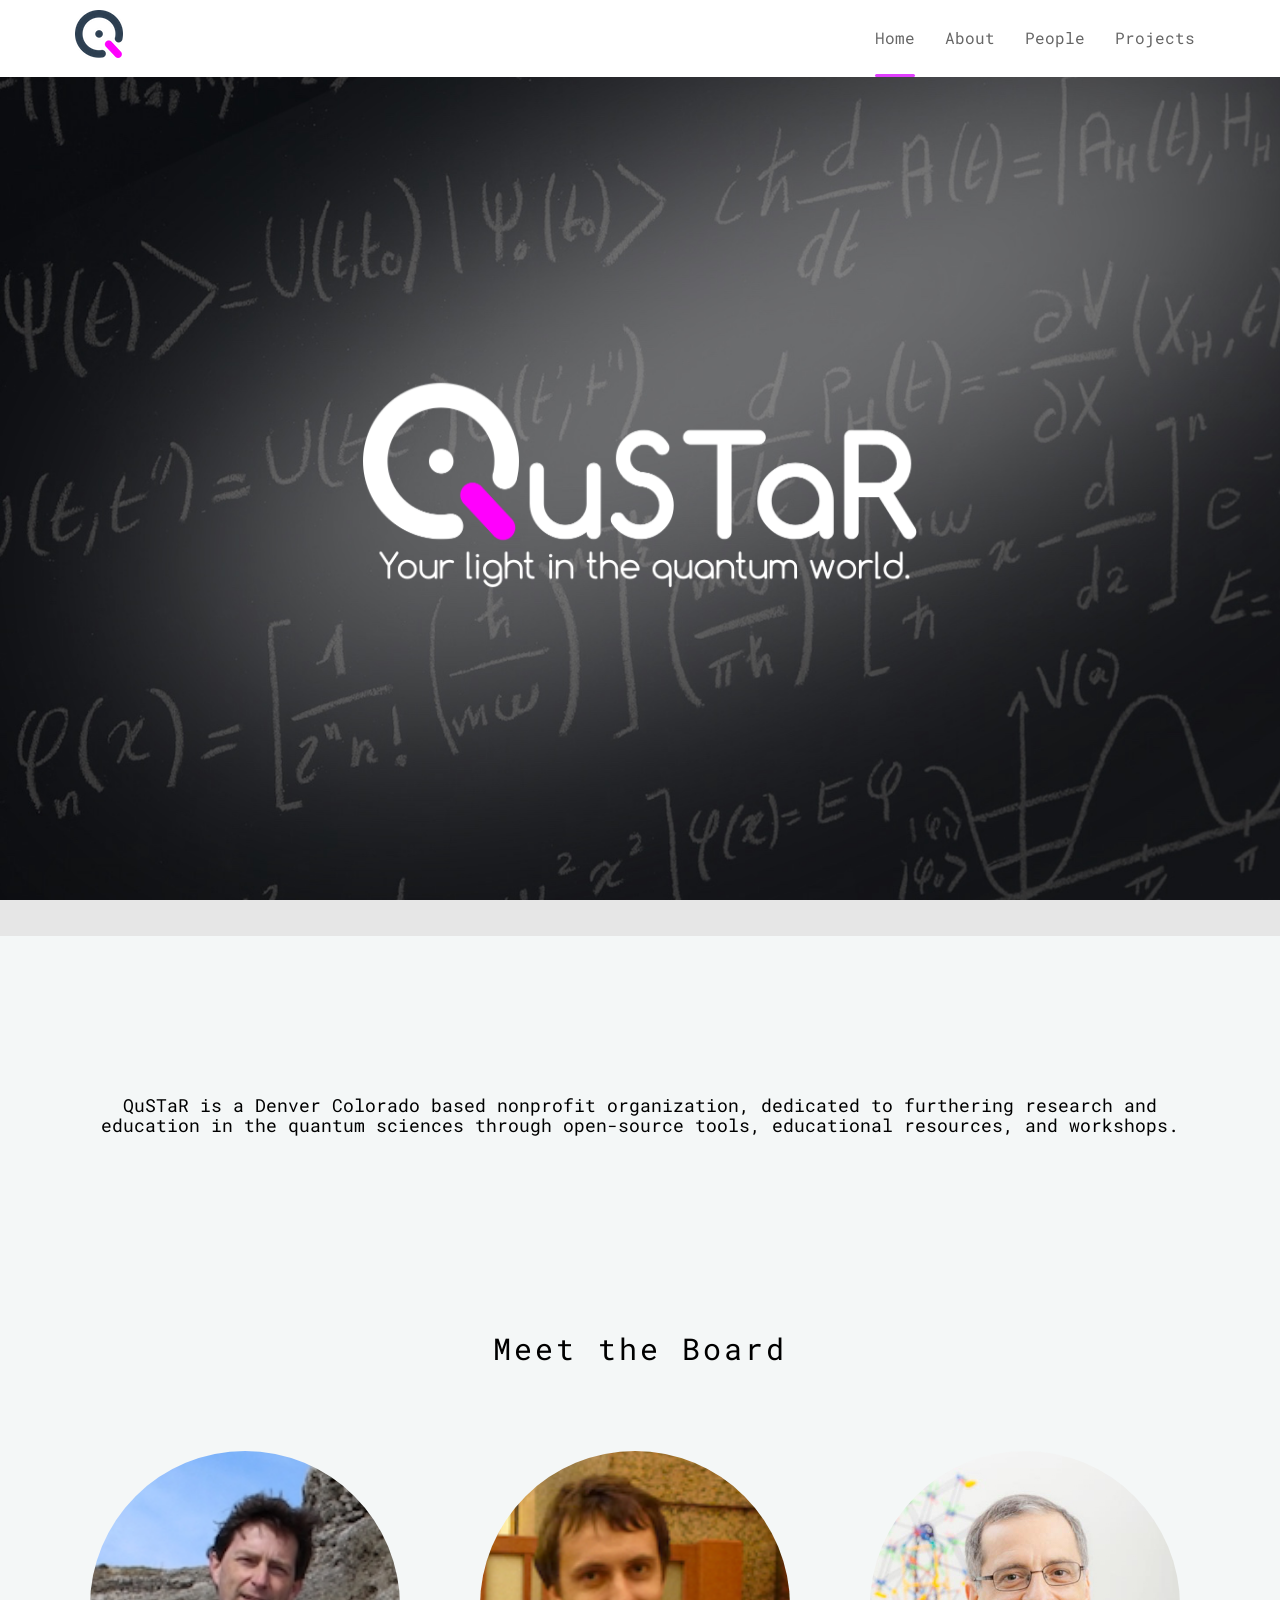
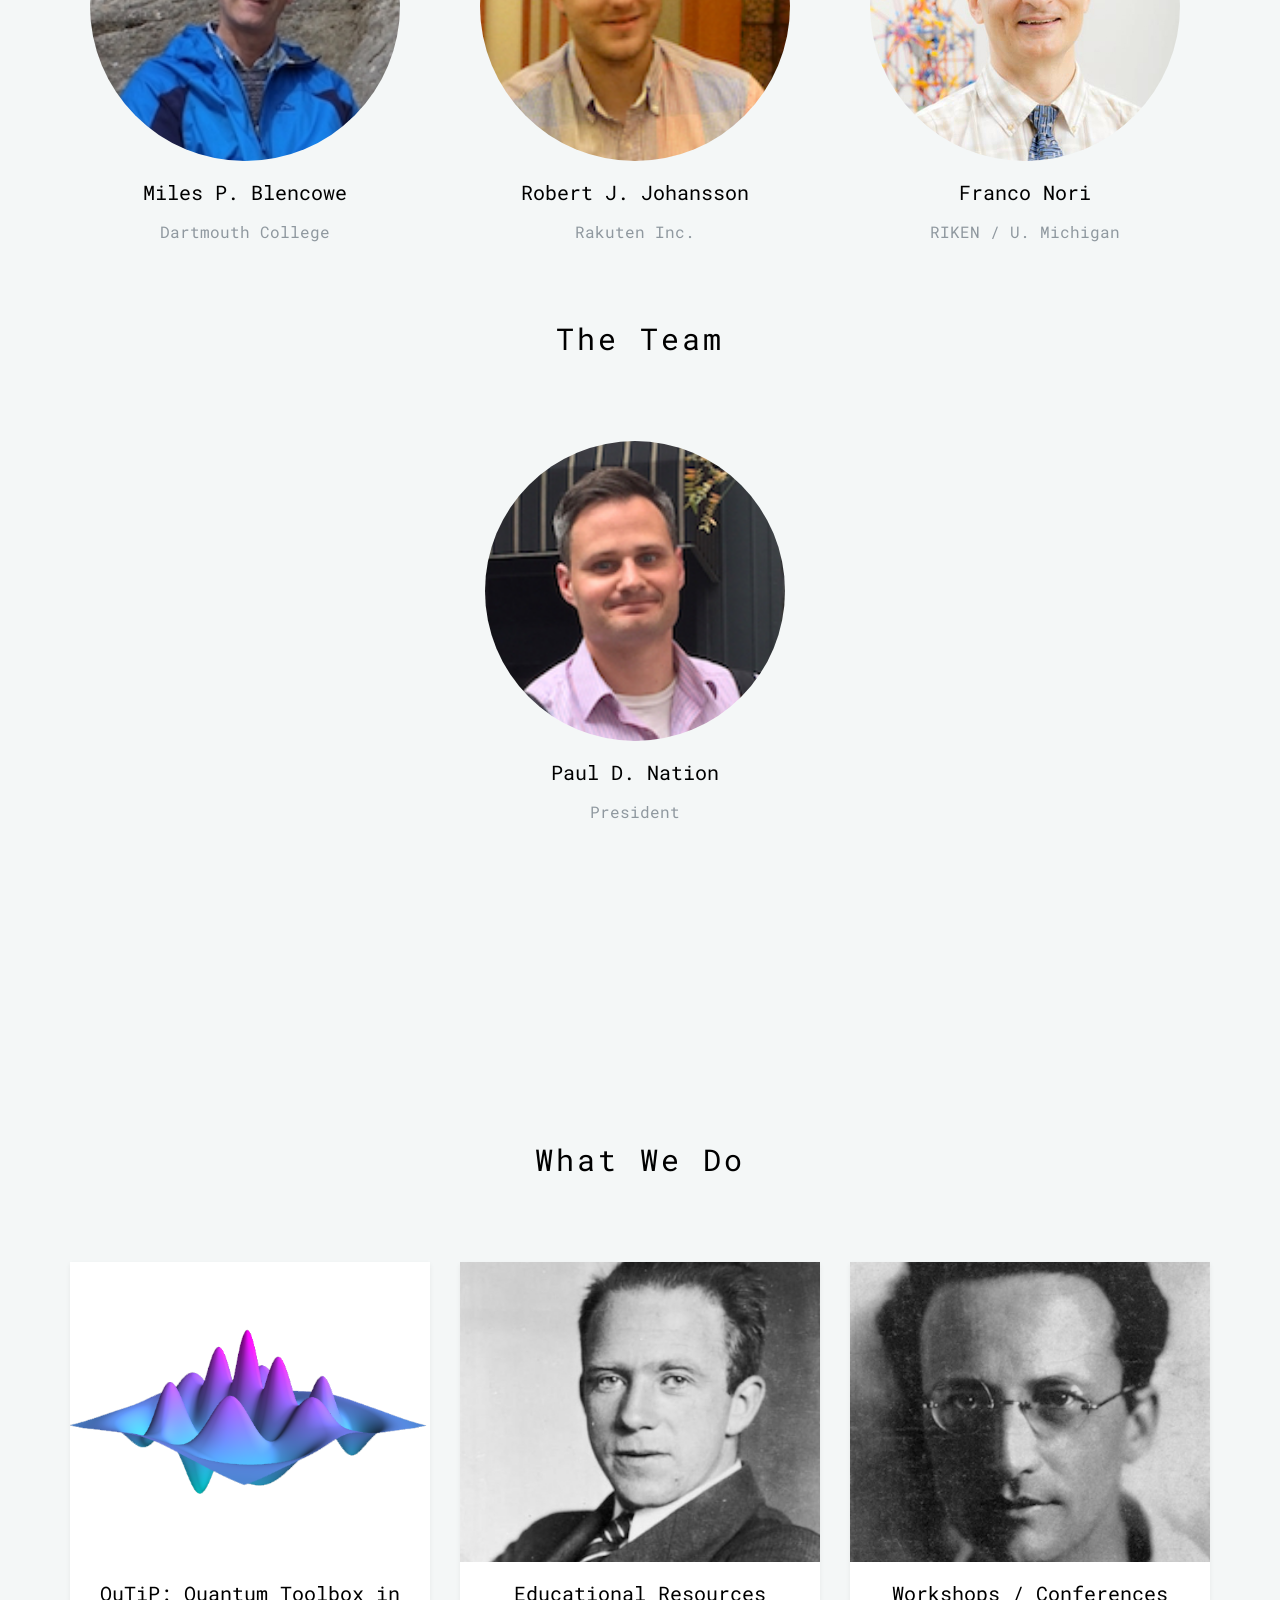
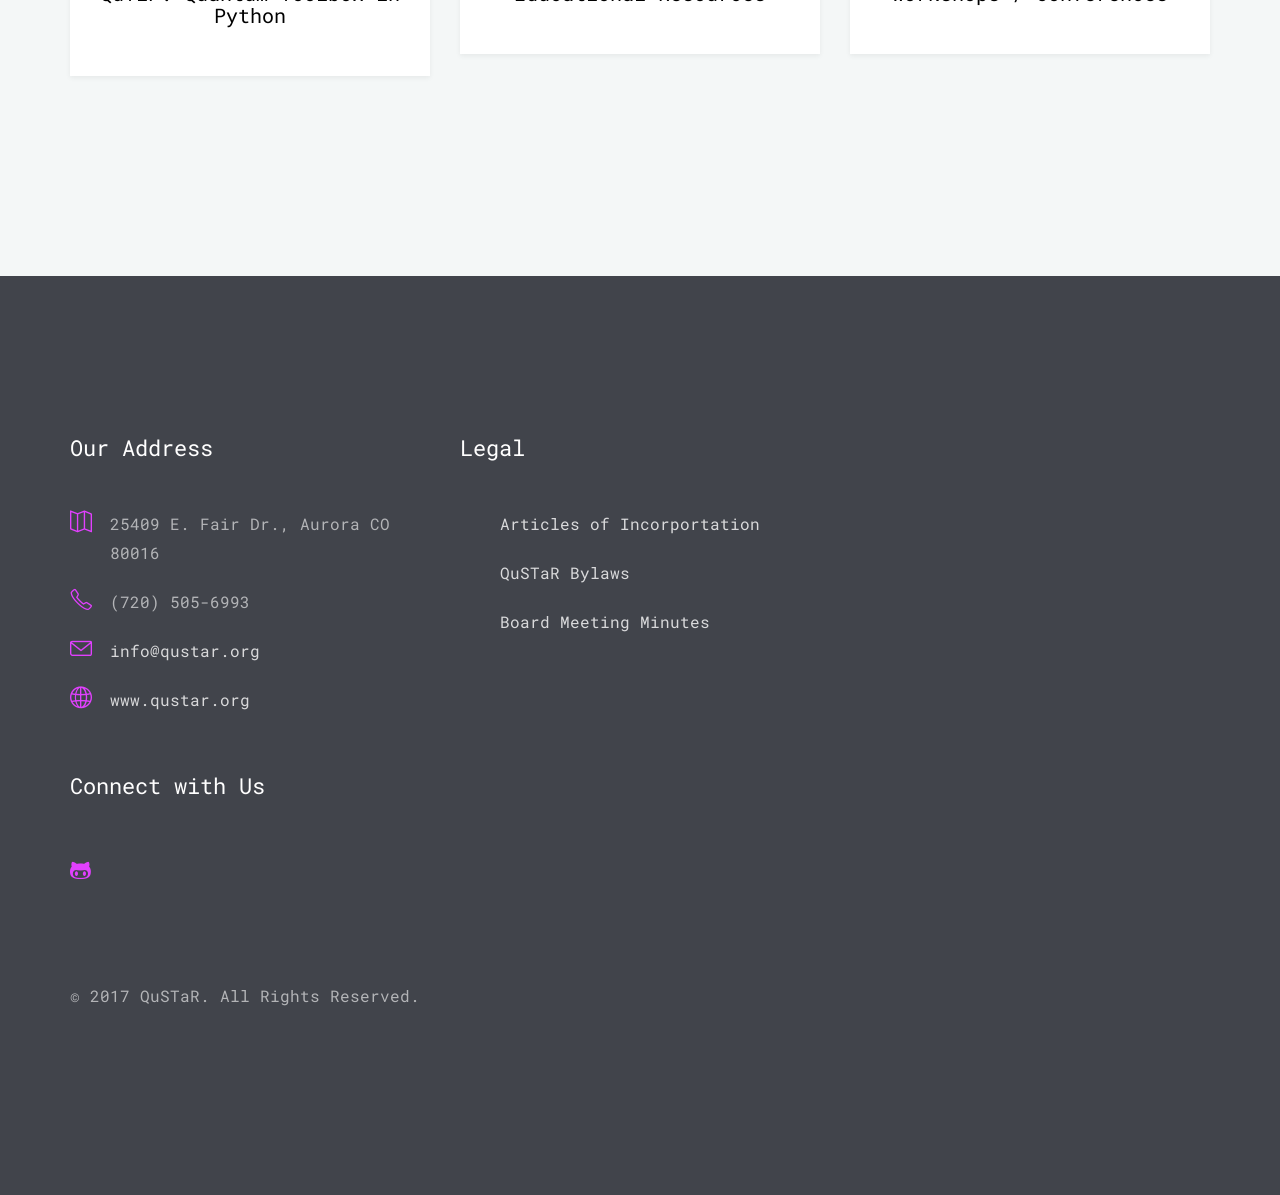
<file: index.html>
<!DOCTYPE html>
<!--[if lt IE 7]>      <html class="no-js lt-ie9 lt-ie8 lt-ie7"> <![endif]-->
<!--[if IE 7]>         <html class="no-js lt-ie9 lt-ie8"> <![endif]-->
<!--[if IE 8]>         <html class="no-js lt-ie9"> <![endif]-->
<!--[if gt IE 8]><!--> <html class="no-js"> <!--<![endif]-->
	<head>
	<meta charset="utf-8">
	<meta http-equiv="X-UA-Compatible" content="IE=edge">
	<title>QuSTaR - Your Light in the Quantum World</title>
	<meta name="viewport" content="width=device-width, initial-scale=1">
	<meta name="description" content="QuSTaR" />
	<meta name="keywords" content="qustar, qutip, quantum, nonprofit, science, education" />
	<meta name="author" content="QuSTaR" />


  	<!-- Facebook and Twitter integration -->
	<meta property="og:title" content=""/>
	<meta property="og:image" content=""/>
	<meta property="og:url" content=""/>
	<meta property="og:site_name" content=""/>
	<meta property="og:description" content=""/>
	<meta name="twitter:title" content="" />
	<meta name="twitter:image" content="" />
	<meta name="twitter:url" content="" />
	<meta name="twitter:card" content="" />

	<!-- Place favicon.ico and apple-touch-icon.png in the root directory -->
    <link rel="apple-touch-icon-precomposed" sizes="57x57" href="images/favicon/apple-touch-icon-57x57.png" />
    <link rel="apple-touch-icon-precomposed" sizes="114x114" href="images/favicon/apple-touch-icon-114x114.png" />
    <link rel="apple-touch-icon-precomposed" sizes="72x72" href="images/favicon/apple-touch-icon-72x72.png" />
    <link rel="apple-touch-icon-precomposed" sizes="144x144" href="images/favicon/apple-touch-icon-144x144.png" />
    <link rel="apple-touch-icon-precomposed" sizes="60x60" href="images/favicon/apple-touch-icon-60x60.png" />
    <link rel="apple-touch-icon-precomposed" sizes="120x120" href="images/favicon/apple-touch-icon-120x120.png" />
    <link rel="apple-touch-icon-precomposed" sizes="76x76" href="images/favicon/apple-touch-icon-76x76.png" />
    <link rel="apple-touch-icon-precomposed" sizes="152x152" href="images/favicon/apple-touch-icon-152x152.png" />
    <link rel="icon" type="image/png" href="images/favicon/favicon-196x196.png" sizes="196x196" />
    <link rel="icon" type="image/png" href="images/favicon/favicon-96x96.png" sizes="96x96" />
    <link rel="icon" type="image/png" href="images/favicon/favicon-32x32.png" sizes="32x32" />
    <link rel="icon" type="image/png" href="images/favicon/favicon-16x16.png" sizes="16x16" />
    <link rel="icon" type="image/png" href="images/favicon/favicon-128.png" sizes="128x128" />
    <meta name="application-name" content="&nbsp;"/>
    <meta name="msapplication-TileColor" content="#FFFFFF" />
    <meta name="msapplication-TileImage" content="images/favicon/mstile-144x144.png" />
    <meta name="msapplication-square70x70logo" content="images/favicon/mstile-70x70.png" />
    <meta name="msapplication-square150x150logo" content="images/favicon/mstile-150x150.png" />
    <meta name="msapplication-wide310x150logo" content="images/favicon/mstile-310x150.png" />
    <meta name="msapplication-square310x310logo" content="images/favicon/mstile-310x310.png" />>

	<link href="https://fonts.googleapis.com/css?family=Roboto+Mono:300,400" rel="stylesheet">
	
	<!-- Animate.css -->
	<link rel="stylesheet" href="css/animate.css">
	<!-- Icomoon Icon Fonts-->
	<link rel="stylesheet" href="css/icomoon.css">
	<!-- Simple Line Icons -->
	<link rel="stylesheet" href="css/simple-line-icons.css">
	<!-- Bootstrap  -->
	<link rel="stylesheet" href="css/bootstrap.css">
	<!-- Style -->
	<link rel="stylesheet" href="css/style.css">


	<!-- Modernizr JS -->
	<script src="js/modernizr-2.6.2.min.js"></script>
	<!-- FOR IE9 below -->
	<!--[if lt IE 9]>
	<script src="js/respond.min.js"></script>
	<![endif]-->

	</head>
	<body>
	<header role="banner" id="fh5co-header">
		<div class="container">
			<div class="row">
				<nav class="navbar navbar-default navbar-fixed-top">
					<div class="navbar-header">
						<!-- Mobile Toggle Menu Button -->
						<a href="#" class="js-fh5co-nav-toggle fh5co-nav-toggle" data-toggle="collapse" data-target="#navbar" aria-expanded="false" aria-controls="navbar"><i></i></a>
                        <a href="#" style='margin-left:5px' class="navbar-left"><img src="images/qustar_navbar.png"></a>
					</div>
					<div id="navbar" class="navbar-collapse collapse">
						<ul class="nav navbar-nav navbar-right">
							<li class="active"><a href="#" data-nav-section="home"><span>Home</span></a></li>
							<li><a href="#" data-nav-section="about"><span>About</span></a></li>
							<li><a href="#" data-nav-section="people"><span>People</span></a></li>
                            <li><a href="#" data-nav-section="projects"><span>Projects</span></a></li>
						</ul>
					</div>
				</nav>
			</div>
	  </div>
	</header>

	<section id="fh5co-home" data-section="home" style="background-image: url(images/background.jpg);background-repeat: no-repeat;">
		<div class="container">
			<div class="text-wrap">
				<div class="text-inner">
					<div class="row">
						<div class="col-xs-8 col-xs-offset-2 col-md-6 col-md-offset-3 col-lg-6 col-lg-offset-3">
							<img class="img-responsive" src="images/QuSTaR.png">
							</div>
						</div>
					</div>
				</div>
		</div>
	</section>

	<section id="fh5co-services" data-section="about">
			<div class="container">
				<div class="row">
					<div class="col-md-12 text-center">
                        <h4>QuSTaR is a Denver Colorado based nonprofit organization, dedicated to furthering research and education in the quantum sciences through open-source tools, educational resources, and workshops.</h4>	
					</div>
                </div>
			</div>    	
	</section>
    
    
	<section id="fh5co-services" data-section="people">
		<div class="fh5co-services">
            <div class="container">
            	<div class="row">
            		<div class="col-md-12 section-heading text-center">
            			<h2 class="animate-box">Meet the Board</h2>
            		</div>
            	</div>
				<div class="row">
                    <div class="col-sm-4 col-sm-offset-0 col-xs-8 col-xs-offset-2 text-center">
						<div class="box-services">
							<div class="icon animate-box">
								<div class="circle-avatar" style="background-image:url(images/miles.jpg)"></div>
							</div>
							<div class="fh5co-post animate-box">
								<h3>Miles P. Blencowe</h3>
								<p>Dartmouth College</p>
							</div>
						</div>
					</div>
                    <div class="col-sm-4 col-sm-offset-0 col-xs-8 col-xs-offset-2 text-center">
						<div class="box-services">
							<div class="icon animate-box">
								<div class="circle-avatar" style="background-image:url(images/robert.jpg)"></div>
							</div>
							<div class="fh5co-post animate-box">
								<h3>Robert J. Johansson</h3>
								<p>Rakuten Inc.</p>
							</div>
						</div>
					</div>
                    <div class="col-sm-4 col-sm-offset-0 col-xs-8 col-xs-offset-2 text-center">
						<div class="box-services">
							<div class="icon animate-box">
								<div class="circle-avatar" style="background-image:url(images/franco.jpg)"></div>
							</div>
							<div class="fh5co-post animate-box">
								<h3>Franco Nori</h3>
								<p>RIKEN / U. Michigan</p>
							</div>
						</div>
					</div>
                </div>
            	<div class="row">
            		<div class="col-md-12 section-heading text-center">
            			<h2 class="animate-box">The Team</h2>
            		</div>
            	</div>
                <div class="col-sm-4 col-sm-offset-4 col-xs-8 col-xs-offset-2 text-center">
					<div class="box-services">
						<div class="icon animate-box">
							<div class="circle-avatar" style="background-image:url(images/paul.jpg)"></div>
						</div>
						<div class="fh5co-post animate-box">
							<h3>Paul D. Nation</h3>
							<p>President</p>
						</div>
					</div>
				</div>
			</div>
		</div>
	</section>
    

<section id="fh5co-explore" data-section="projects">
<div class="fh5co-project">
	<div class="container">
        	<div class="row">
        		<div class="col-md-12 section-heading text-center">
        			<h2 class="animate-box">What We Do</h2>
        		</div>
        	</div>
        <div class="row">
			<div class="col-md-4">
				<div class="fh5co-portfolio animate-box">
					<a href="http://qutip.org">
						<div class="portfolio-entry" style="background-image: url(images/qutip.png);background-size: 100%;">
							<div class="desc">
								<p>The most widely used quantum optical simulation software on the planet.  Open-source, liberally licensed, and ready to tackle your next big idea.</p>
							</div>
						</div>
						<div class="portfolio-text text-center">
							<h3>QuTiP: Quantum Toolbox in Python</h3>
						</div> 
					</a>
				</div>
			</div>
			<div class="col-md-4">
				<div class="fh5co-portfolio animate-box">
					<a>
						<div class="portfolio-entry" style="background-image: url(images/heisenberg.jpg);background-size: 100%;">
							<div class="desc">
								<p>Coming Soon.</p>
							</div>
						</div>
						<div class="portfolio-text text-center">
							<h3>Educational Resources</h3>
						</div> 
					</a>
				</div>
			</div>
			<div class="col-md-4">
				<div class="fh5co-portfolio animate-box">
					<a>
						<div class="portfolio-entry" style="background-image: url(images/schrodinger.jpg);background-size: 100%;">
							<div class="desc">
								<p>Coming Soon.</p>
							</div>
						</div>
						<div class="portfolio-text text-center">
							<h3>Workshops / Conferences</h3>
						</div> 
					</a>
				</div>
			</div>
		</div>
	</div>	
</section>
    
	

	<div id="fh5co-footer" role="contentinfo">
		<div class="container">
			<div class="row">

				<div class="col-md-4 animate-box">
					<h3 class="section-title">Our Address</h3>
					<ul class="contact-info">
						<li><i class="icon-map"></i>25409 E. Fair Dr., Aurora CO 80016</li>
						<li><i class="icon-phone"></i>(720) 505-6993</li>
						<li><i class="icon-envelope"></i><a href="mailto:info@qustar.org">info@qustar.org</a></li>
						<li><i class="icon-globe"></i><a href="#">www.qustar.org</a></li>
					</ul>
					<h3 class="section-title">Connect with Us</h3>
					<ul class="social-media">
						<li><a href="https://github.com/QuSTaR" class="github"><i class="icon-github-alt"></i></a></li>
					</ul>
				</div>
				<div class="col-md-4 animate-box">
					<h3 class="section-title">Legal</h3>
					<ul class="contact-info">
						<li><a href="https://drive.google.com/drive/folders/0B_on5_Uxbm56SnRmbVh2Zko1ZTA?usp=sharing">Articles of Incorportation</a></li>
                        <li><a href="https://drive.google.com/drive/folders/0B_on5_Uxbm56YWxWVDFRSmFlTDA?usp=sharing">QuSTaR Bylaws</a></li>
                        <li><a href="https://drive.google.com/drive/folders/0B_on5_Uxbm56WGNsMFpkNERiUHc?usp=sharing">Board Meeting Minutes</a></li>
					</ul>
				</div>
			</div>
			<div class="row">
				<div class="col-md-12">
					<p class="copy-right">&copy; 2017 QuSTaR. All Rights Reserved.
					</p>
				</div>
			</div>
		</div>
	</div>

	
	<!-- jQuery -->
	<script src="js/jquery.min.js"></script>
	<!-- jQuery Easing -->
	<script src="js/jquery.easing.1.3.js"></script>
	<!-- Bootstrap -->
	<script src="js/bootstrap.min.js"></script>
	<!-- Waypoints -->
	<script src="js/jquery.waypoints.min.js"></script>
	<!-- Stellar Parallax -->
	<script src="js/jquery.stellar.min.js"></script>
	<!-- Counters -->
	<script src="js/jquery.countTo.js"></script>
	<!-- Main JS (Do not remove) -->
	<script src="js/main.js"></script>
    
    <script>
      (function(i,s,o,g,r,a,m){i['GoogleAnalyticsObject']=r;i[r]=i[r]||function(){
      (i[r].q=i[r].q||[]).push(arguments)},i[r].l=1*new Date();a=s.createElement(o),
      m=s.getElementsByTagName(o)[0];a.async=1;a.src=g;m.parentNode.insertBefore(a,m)
      })(window,document,'script','https://www.google-analytics.com/analytics.js','ga');

      ga('create', 'UA-16824831-8', 'auto');
      ga('send', 'pageview');

    </script>

	</body>
</html>
</file>
<file: css/icomoon.css>
@font-face {
	font-family: 'icomoon';
	src:url('../fonts/icomoon/icomoon.eot?qtatmt');
	src:url('../fonts/icomoon/icomoon.eot?qtatmt#iefix') format('embedded-opentype'),
		url('../fonts/icomoon/icomoon.ttf?qtatmt') format('truetype'),
		url('../fonts/icomoon/icomoon.woff?qtatmt') format('woff'),
		url('../fonts/icomoon/icomoon.svg?qtatmt#icomoon') format('svg');
	font-weight: normal;
	font-style: normal;
}

[class^="icon-"], [class*=" icon-"] {
	font-family: 'icomoon';
	speak: none;
	font-style: normal;
	font-weight: normal;
	font-variant: normal;
	text-transform: none;
	line-height: 1;

	/* Better Font Rendering =========== */
	-webkit-font-smoothing: antialiased;
	-moz-osx-font-smoothing: grayscale;
}

.icon-glass:before {
	content: "\f000";
}
.icon-music:before {
	content: "\f001";
}
.icon-search2:before {
	content: "\f002";
}
.icon-envelope-o:before {
	content: "\f003";
}
.icon-heart:before {
	content: "\f004";
}
.icon-star:before {
	content: "\f005";
}
.icon-star-o:before {
	content: "\f006";
}
.icon-user:before {
	content: "\f007";
}
.icon-film:before {
	content: "\f008";
}
.icon-th-large:before {
	content: "\f009";
}
.icon-th:before {
	content: "\f00a";
}
.icon-th-list:before {
	content: "\f00b";
}
.icon-check:before {
	content: "\f00c";
}
.icon-close:before {
	content: "\f00d";
}
.icon-remove:before {
	content: "\f00d";
}
.icon-times:before {
	content: "\f00d";
}
.icon-search-plus:before {
	content: "\f00e";
}
.icon-search-minus:before {
	content: "\f010";
}
.icon-power-off:before {
	content: "\f011";
}
.icon-signal:before {
	content: "\f012";
}
.icon-cog:before {
	content: "\f013";
}
.icon-gear:before {
	content: "\f013";
}
.icon-trash-o:before {
	content: "\f014";
}
.icon-home:before {
	content: "\f015";
}
.icon-file-o:before {
	content: "\f016";
}
.icon-clock-o:before {
	content: "\f017";
}
.icon-road:before {
	content: "\f018";
}
.icon-download:before {
	content: "\f019";
}
.icon-arrow-circle-o-down:before {
	content: "\f01a";
}
.icon-arrow-circle-o-up:before {
	content: "\f01b";
}
.icon-inbox:before {
	content: "\f01c";
}
.icon-play-circle-o:before {
	content: "\f01d";
}
.icon-repeat2:before {
	content: "\f01e";
}
.icon-rotate-right:before {
	content: "\f01e";
}
.icon-refresh:before {
	content: "\f021";
}
.icon-list-alt:before {
	content: "\f022";
}
.icon-lock:before {
	content: "\f023";
}
.icon-flag:before {
	content: "\f024";
}
.icon-headphones:before {
	content: "\f025";
}
.icon-volume-off:before {
	content: "\f026";
}
.icon-volume-down:before {
	content: "\f027";
}
.icon-volume-up:before {
	content: "\f028";
}
.icon-qrcode:before {
	content: "\f029";
}
.icon-barcode:before {
	content: "\f02a";
}
.icon-tag:before {
	content: "\f02b";
}
.icon-tags:before {
	content: "\f02c";
}
.icon-book:before {
	content: "\f02d";
}
.icon-bookmark:before {
	content: "\f02e";
}
.icon-print:before {
	content: "\f02f";
}
.icon-camera:before {
	content: "\f030";
}
.icon-font:before {
	content: "\f031";
}
.icon-bold:before {
	content: "\f032";
}
.icon-italic:before {
	content: "\f033";
}
.icon-text-height:before {
	content: "\f034";
}
.icon-text-width:before {
	content: "\f035";
}
.icon-align-left:before {
	content: "\f036";
}
.icon-align-center2:before {
	content: "\f037";
}
.icon-align-right:before {
	content: "\f038";
}
.icon-align-justify2:before {
	content: "\f039";
}
.icon-list:before {
	content: "\f03a";
}
.icon-dedent:before {
	content: "\f03b";
}
.icon-outdent:before {
	content: "\f03b";
}
.icon-indent:before {
	content: "\f03c";
}
.icon-video-camera:before {
	content: "\f03d";
}
.icon-image:before {
	content: "\f03e";
}
.icon-photo:before {
	content: "\f03e";
}
.icon-picture-o:before {
	content: "\f03e";
}
.icon-pencil:before {
	content: "\f040";
}
.icon-map-marker:before {
	content: "\f041";
}
.icon-adjust:before {
	content: "\f042";
}
.icon-tint:before {
	content: "\f043";
}
.icon-edit:before {
	content: "\f044";
}
.icon-pencil-square-o:before {
	content: "\f044";
}
.icon-share-square-o:before {
	content: "\f045";
}
.icon-check-square-o:before {
	content: "\f046";
}
.icon-arrows:before {
	content: "\f047";
}
.icon-step-backward:before {
	content: "\f048";
}
.icon-fast-backward:before {
	content: "\f049";
}
.icon-backward:before {
	content: "\f04a";
}
.icon-play2:before {
	content: "\f04b";
}
.icon-pause2:before {
	content: "\f04c";
}
.icon-stop2:before {
	content: "\f04d";
}
.icon-forward:before {
	content: "\f04e";
}
.icon-fast-forward2:before {
	content: "\f050";
}
.icon-step-forward:before {
	content: "\f051";
}
.icon-eject:before {
	content: "\f052";
}
.icon-chevron-left:before {
	content: "\f053";
}
.icon-chevron-right:before {
	content: "\f054";
}
.icon-plus-circle:before {
	content: "\f055";
}
.icon-minus-circle:before {
	content: "\f056";
}
.icon-times-circle:before {
	content: "\f057";
}
.icon-check-circle:before {
	content: "\f058";
}
.icon-question-circle:before {
	content: "\f059";
}
.icon-info-circle:before {
	content: "\f05a";
}
.icon-crosshairs:before {
	content: "\f05b";
}
.icon-times-circle-o:before {
	content: "\f05c";
}
.icon-check-circle-o:before {
	content: "\f05d";
}
.icon-ban2:before {
	content: "\f05e";
}
.icon-arrow-left:before {
	content: "\f060";
}
.icon-arrow-right:before {
	content: "\f061";
}
.icon-arrow-up:before {
	content: "\f062";
}
.icon-arrow-down:before {
	content: "\f063";
}
.icon-mail-forward:before {
	content: "\f064";
}
.icon-share:before {
	content: "\f064";
}
.icon-expand2:before {
	content: "\f065";
}
.icon-compress:before {
	content: "\f066";
}
.icon-plus:before {
	content: "\f067";
}
.icon-minus:before {
	content: "\f068";
}
.icon-asterisk:before {
	content: "\f069";
}
.icon-exclamation-circle:before {
	content: "\f06a";
}
.icon-gift:before {
	content: "\f06b";
}
.icon-leaf:before {
	content: "\f06c";
}
.icon-fire:before {
	content: "\f06d";
}
.icon-eye:before {
	content: "\f06e";
}
.icon-eye-slash:before {
	content: "\f070";
}
.icon-exclamation-triangle:before {
	content: "\f071";
}
.icon-warning:before {
	content: "\f071";
}
.icon-plane:before {
	content: "\f072";
}
.icon-calendar:before {
	content: "\f073";
}
.icon-random:before {
	content: "\f074";
}
.icon-comment:before {
	content: "\f075";
}
.icon-magnet:before {
	content: "\f076";
}
.icon-chevron-up:before {
	content: "\f077";
}
.icon-chevron-down:before {
	content: "\f078";
}
.icon-retweet:before {
	content: "\f079";
}
.icon-shopping-cart:before {
	content: "\f07a";
}
.icon-folder:before {
	content: "\f07b";
}
.icon-folder-open:before {
	content: "\f07c";
}
.icon-arrows-v:before {
	content: "\f07d";
}
.icon-arrows-h:before {
	content: "\f07e";
}
.icon-bar-chart:before {
	content: "\f080";
}
.icon-bar-chart-o:before {
	content: "\f080";
}
.icon-twitter-square:before {
	content: "\f081";
}
.icon-facebook-square:before {
	content: "\f082";
}
.icon-camera-retro:before {
	content: "\f083";
}
.icon-key:before {
	content: "\f084";
}
.icon-cogs:before {
	content: "\f085";
}
.icon-gears:before {
	content: "\f085";
}
.icon-comments:before {
	content: "\f086";
}
.icon-thumbs-o-up:before {
	content: "\f087";
}
.icon-thumbs-o-down:before {
	content: "\f088";
}
.icon-star-half:before {
	content: "\f089";
}
.icon-heart-o:before {
	content: "\f08a";
}
.icon-sign-out:before {
	content: "\f08b";
}
.icon-linkedin-square:before {
	content: "\f08c";
}
.icon-thumb-tack:before {
	content: "\f08d";
}
.icon-external-link:before {
	content: "\f08e";
}
.icon-sign-in:before {
	content: "\f090";
}
.icon-trophy:before {
	content: "\f091";
}
.icon-github-square:before {
	content: "\f092";
}
.icon-upload:before {
	content: "\f093";
}
.icon-lemon-o:before {
	content: "\f094";
}
.icon-phone:before {
	content: "\f095";
}
.icon-square-o:before {
	content: "\f096";
}
.icon-bookmark-o:before {
	content: "\f097";
}
.icon-phone-square:before {
	content: "\f098";
}
.icon-twitter:before {
	content: "\f099";
}
.icon-facebook:before {
	content: "\f09a";
}
.icon-facebook-f:before {
	content: "\f09a";
}
.icon-github:before {
	content: "\f09b";
}
.icon-unlock2:before {
	content: "\f09c";
}
.icon-credit-card:before {
	content: "\f09d";
}
.icon-feed:before {
	content: "\f09e";
}
.icon-rss:before {
	content: "\f09e";
}
.icon-hdd-o:before {
	content: "\f0a0";
}
.icon-bullhorn:before {
	content: "\f0a1";
}
.icon-bell-o:before {
	content: "\f0a2";
}
.icon-certificate:before {
	content: "\f0a3";
}
.icon-hand-o-right:before {
	content: "\f0a4";
}
.icon-hand-o-left:before {
	content: "\f0a5";
}
.icon-hand-o-up:before {
	content: "\f0a6";
}
.icon-hand-o-down:before {
	content: "\f0a7";
}
.icon-arrow-circle-left:before {
	content: "\f0a8";
}
.icon-arrow-circle-right:before {
	content: "\f0a9";
}
.icon-arrow-circle-up:before {
	content: "\f0aa";
}
.icon-arrow-circle-down:before {
	content: "\f0ab";
}
.icon-globe:before {
	content: "\f0ac";
}
.icon-wrench:before {
	content: "\f0ad";
}
.icon-tasks:before {
	content: "\f0ae";
}
.icon-filter:before {
	content: "\f0b0";
}
.icon-briefcase:before {
	content: "\f0b1";
}
.icon-arrows-alt:before {
	content: "\f0b2";
}
.icon-group:before {
	content: "\f0c0";
}
.icon-users:before {
	content: "\f0c0";
}
.icon-chain:before {
	content: "\f0c1";
}
.icon-link:before {
	content: "\f0c1";
}
.icon-cloud:before {
	content: "\f0c2";
}
.icon-flask:before {
	content: "\f0c3";
}
.icon-cut:before {
	content: "\f0c4";
}
.icon-scissors:before {
	content: "\f0c4";
}
.icon-copy:before {
	content: "\f0c5";
}
.icon-files-o:before {
	content: "\f0c5";
}
.icon-paperclip:before {
	content: "\f0c6";
}
.icon-floppy-o:before {
	content: "\f0c7";
}
.icon-save:before {
	content: "\f0c7";
}
.icon-square:before {
	content: "\f0c8";
}
.icon-bars:before {
	content: "\f0c9";
}
.icon-navicon:before {
	content: "\f0c9";
}
.icon-reorder:before {
	content: "\f0c9";
}
.icon-list-ul:before {
	content: "\f0ca";
}
.icon-list-ol:before {
	content: "\f0cb";
}
.icon-strikethrough:before {
	content: "\f0cc";
}
.icon-underline:before {
	content: "\f0cd";
}
.icon-table:before {
	content: "\f0ce";
}
.icon-magic:before {
	content: "\f0d0";
}
.icon-truck:before {
	content: "\f0d1";
}
.icon-pinterest:before {
	content: "\f0d2";
}
.icon-pinterest-square:before {
	content: "\f0d3";
}
.icon-google-plus-square:before {
	content: "\f0d4";
}
.icon-google-plus:before {
	content: "\f0d5";
}
.icon-money:before {
	content: "\f0d6";
}
.icon-caret-down:before {
	content: "\f0d7";
}
.icon-caret-up:before {
	content: "\f0d8";
}
.icon-caret-left:before {
	content: "\f0d9";
}
.icon-caret-right:before {
	content: "\f0da";
}
.icon-columns2:before {
	content: "\f0db";
}
.icon-sort:before {
	content: "\f0dc";
}
.icon-unsorted:before {
	content: "\f0dc";
}
.icon-sort-desc:before {
	content: "\f0dd";
}
.icon-sort-down:before {
	content: "\f0dd";
}
.icon-sort-asc:before {
	content: "\f0de";
}
.icon-sort-up:before {
	content: "\f0de";
}
.icon-envelope:before {
	content: "\f0e0";
}
.icon-linkedin:before {
	content: "\f0e1";
}
.icon-rotate-left:before {
	content: "\f0e2";
}
.icon-undo:before {
	content: "\f0e2";
}
.icon-gavel:before {
	content: "\f0e3";
}
.icon-legal:before {
	content: "\f0e3";
}
.icon-dashboard:before {
	content: "\f0e4";
}
.icon-tachometer:before {
	content: "\f0e4";
}
.icon-comment-o:before {
	content: "\f0e5";
}
.icon-comments-o:before {
	content: "\f0e6";
}
.icon-bolt:before {
	content: "\f0e7";
}
.icon-flash:before {
	content: "\f0e7";
}
.icon-sitemap:before {
	content: "\f0e8";
}
.icon-umbrella2:before {
	content: "\f0e9";
}
.icon-clipboard:before {
	content: "\f0ea";
}
.icon-paste:before {
	content: "\f0ea";
}
.icon-lightbulb-o:before {
	content: "\f0eb";
}
.icon-exchange:before {
	content: "\f0ec";
}
.icon-cloud-download2:before {
	content: "\f0ed";
}
.icon-cloud-upload2:before {
	content: "\f0ee";
}
.icon-user-md:before {
	content: "\f0f0";
}
.icon-stethoscope:before {
	content: "\f0f1";
}
.icon-suitcase:before {
	content: "\f0f2";
}
.icon-bell:before {
	content: "\f0f3";
}
.icon-coffee:before {
	content: "\f0f4";
}
.icon-cutlery:before {
	content: "\f0f5";
}
.icon-file-text-o:before {
	content: "\f0f6";
}
.icon-building-o:before {
	content: "\f0f7";
}
.icon-hospital-o:before {
	content: "\f0f8";
}
.icon-ambulance:before {
	content: "\f0f9";
}
.icon-medkit:before {
	content: "\f0fa";
}
.icon-fighter-jet:before {
	content: "\f0fb";
}
.icon-beer:before {
	content: "\f0fc";
}
.icon-h-square:before {
	content: "\f0fd";
}
.icon-plus-square:before {
	content: "\f0fe";
}
.icon-angle-double-left:before {
	content: "\f100";
}
.icon-angle-double-right:before {
	content: "\f101";
}
.icon-angle-double-up:before {
	content: "\f102";
}
.icon-angle-double-down:before {
	content: "\f103";
}
.icon-angle-left:before {
	content: "\f104";
}
.icon-angle-right:before {
	content: "\f105";
}
.icon-angle-up:before {
	content: "\f106";
}
.icon-angle-down:before {
	content: "\f107";
}
.icon-desktop:before {
	content: "\f108";
}
.icon-laptop:before {
	content: "\f109";
}
.icon-tablet:before {
	content: "\f10a";
}
.icon-mobile:before {
	content: "\f10b";
}
.icon-mobile-phone:before {
	content: "\f10b";
}
.icon-circle-o:before {
	content: "\f10c";
}
.icon-quote-left:before {
	content: "\f10d";
}
.icon-quote-right:before {
	content: "\f10e";
}
.icon-spinner:before {
	content: "\f110";
}
.icon-circle:before {
	content: "\f111";
}
.icon-mail-reply:before {
	content: "\f112";
}
.icon-reply:before {
	content: "\f112";
}
.icon-github-alt:before {
	content: "\f113";
}
.icon-folder-o:before {
	content: "\f114";
}
.icon-folder-open-o:before {
	content: "\f115";
}
.icon-smile-o:before {
	content: "\f118";
}
.icon-frown-o:before {
	content: "\f119";
}
.icon-meh-o:before {
	content: "\f11a";
}
.icon-gamepad:before {
	content: "\f11b";
}
.icon-keyboard-o:before {
	content: "\f11c";
}
.icon-flag-o:before {
	content: "\f11d";
}
.icon-flag-checkered:before {
	content: "\f11e";
}
.icon-terminal:before {
	content: "\f120";
}
.icon-code:before {
	content: "\f121";
}
.icon-mail-reply-all:before {
	content: "\f122";
}
.icon-reply-all:before {
	content: "\f122";
}
.icon-star-half-empty:before {
	content: "\f123";
}
.icon-star-half-full:before {
	content: "\f123";
}
.icon-star-half-o:before {
	content: "\f123";
}
.icon-location-arrow:before {
	content: "\f124";
}
.icon-crop:before {
	content: "\f125";
}
.icon-code-fork:before {
	content: "\f126";
}
.icon-chain-broken:before {
	content: "\f127";
}
.icon-unlink:before {
	content: "\f127";
}
.icon-question:before {
	content: "\f128";
}
.icon-info:before {
	content: "\f129";
}
.icon-exclamation:before {
	content: "\f12a";
}
.icon-superscript:before {
	content: "\f12b";
}
.icon-subscript:before {
	content: "\f12c";
}
.icon-eraser:before {
	content: "\f12d";
}
.icon-puzzle-piece:before {
	content: "\f12e";
}
.icon-microphone2:before {
	content: "\f130";
}
.icon-microphone-slash:before {
	content: "\f131";
}
.icon-shield:before {
	content: "\f132";
}
.icon-calendar-o:before {
	content: "\f133";
}
.icon-fire-extinguisher:before {
	content: "\f134";
}
.icon-rocket:before {
	content: "\f135";
}
.icon-maxcdn:before {
	content: "\f136";
}
.icon-chevron-circle-left:before {
	content: "\f137";
}
.icon-chevron-circle-right:before {
	content: "\f138";
}
.icon-chevron-circle-up:before {
	content: "\f139";
}
.icon-chevron-circle-down:before {
	content: "\f13a";
}
.icon-html5:before {
	content: "\f13b";
}
.icon-css3:before {
	content: "\f13c";
}
.icon-anchor2:before {
	content: "\f13d";
}
.icon-unlock-alt:before {
	content: "\f13e";
}
.icon-bullseye:before {
	content: "\f140";
}
.icon-ellipsis-h:before {
	content: "\f141";
}
.icon-ellipsis-v:before {
	content: "\f142";
}
.icon-rss-square:before {
	content: "\f143";
}
.icon-play-circle:before {
	content: "\f144";
}
.icon-ticket:before {
	content: "\f145";
}
.icon-minus-square:before {
	content: "\f146";
}
.icon-minus-square-o:before {
	content: "\f147";
}
.icon-level-up:before {
	content: "\f148";
}
.icon-level-down:before {
	content: "\f149";
}
.icon-check-square:before {
	content: "\f14a";
}
.icon-pencil-square:before {
	content: "\f14b";
}
.icon-external-link-square:before {
	content: "\f14c";
}
.icon-share-square:before {
	content: "\f14d";
}
.icon-compass:before {
	content: "\f14e";
}
.icon-caret-square-o-down:before {
	content: "\f150";
}
.icon-toggle-down:before {
	content: "\f150";
}
.icon-caret-square-o-up:before {
	content: "\f151";
}
.icon-toggle-up:before {
	content: "\f151";
}
.icon-caret-square-o-right:before {
	content: "\f152";
}
.icon-toggle-right:before {
	content: "\f152";
}
.icon-eur:before {
	content: "\f153";
}
.icon-euro:before {
	content: "\f153";
}
.icon-gbp:before {
	content: "\f154";
}
.icon-dollar:before {
	content: "\f155";
}
.icon-usd:before {
	content: "\f155";
}
.icon-inr:before {
	content: "\f156";
}
.icon-rupee:before {
	content: "\f156";
}
.icon-cny:before {
	content: "\f157";
}
.icon-jpy:before {
	content: "\f157";
}
.icon-rmb:before {
	content: "\f157";
}
.icon-yen:before {
	content: "\f157";
}
.icon-rouble:before {
	content: "\f158";
}
.icon-rub:before {
	content: "\f158";
}
.icon-ruble:before {
	content: "\f158";
}
.icon-krw:before {
	content: "\f159";
}
.icon-won:before {
	content: "\f159";
}
.icon-bitcoin:before {
	content: "\f15a";
}
.icon-btc:before {
	content: "\f15a";
}
.icon-file2:before {
	content: "\f15b";
}
.icon-file-text:before {
	content: "\f15c";
}
.icon-sort-alpha-asc:before {
	content: "\f15d";
}
.icon-sort-alpha-desc:before {
	content: "\f15e";
}
.icon-sort-amount-asc:before {
	content: "\f160";
}
.icon-sort-amount-desc:before {
	content: "\f161";
}
.icon-sort-numeric-asc:before {
	content: "\f162";
}
.icon-sort-numeric-desc:before {
	content: "\f163";
}
.icon-thumbs-up:before {
	content: "\f164";
}
.icon-thumbs-down:before {
	content: "\f165";
}
.icon-youtube-square:before {
	content: "\f166";
}
.icon-youtube:before {
	content: "\f167";
}
.icon-xing:before {
	content: "\f168";
}
.icon-xing-square:before {
	content: "\f169";
}
.icon-youtube-play:before {
	content: "\f16a";
}
.icon-dropbox:before {
	content: "\f16b";
}
.icon-stack-overflow:before {
	content: "\f16c";
}
.icon-instagram:before {
	content: "\f16d";
}
.icon-flickr:before {
	content: "\f16e";
}
.icon-adn:before {
	content: "\f170";
}
.icon-bitbucket:before {
	content: "\f171";
}
.icon-bitbucket-square:before {
	content: "\f172";
}
.icon-tumblr:before {
	content: "\f173";
}
.icon-tumblr-square:before {
	content: "\f174";
}
.icon-long-arrow-down:before {
	content: "\f175";
}
.icon-long-arrow-up:before {
	content: "\f176";
}
.icon-long-arrow-left:before {
	content: "\f177";
}
.icon-long-arrow-right:before {
	content: "\f178";
}
.icon-apple:before {
	content: "\f179";
}
.icon-windows:before {
	content: "\f17a";
}
.icon-android:before {
	content: "\f17b";
}
.icon-linux:before {
	content: "\f17c";
}
.icon-dribbble:before {
	content: "\f17d";
}
.icon-skype:before {
	content: "\f17e";
}
.icon-foursquare:before {
	content: "\f180";
}
.icon-trello:before {
	content: "\f181";
}
.icon-female:before {
	content: "\f182";
}
.icon-male:before {
	content: "\f183";
}
.icon-gittip:before {
	content: "\f184";
}
.icon-gratipay:before {
	content: "\f184";
}
.icon-sun-o:before {
	content: "\f185";
}
.icon-moon-o:before {
	content: "\f186";
}
.icon-archive:before {
	content: "\f187";
}
.icon-bug:before {
	content: "\f188";
}
.icon-vk:before {
	content: "\f189";
}
.icon-weibo:before {
	content: "\f18a";
}
.icon-renren:before {
	content: "\f18b";
}
.icon-pagelines:before {
	content: "\f18c";
}
.icon-stack-exchange:before {
	content: "\f18d";
}
.icon-arrow-circle-o-right:before {
	content: "\f18e";
}
.icon-arrow-circle-o-left:before {
	content: "\f190";
}
.icon-caret-square-o-left:before {
	content: "\f191";
}
.icon-toggle-left:before {
	content: "\f191";
}
.icon-dot-circle-o:before {
	content: "\f192";
}
.icon-wheelchair:before {
	content: "\f193";
}
.icon-vimeo-square:before {
	content: "\f194";
}
.icon-try:before {
	content: "\f195";
}
.icon-turkish-lira:before {
	content: "\f195";
}
.icon-plus-square-o:before {
	content: "\f196";
}
.icon-space-shuttle:before {
	content: "\f197";
}
.icon-slack:before {
	content: "\f198";
}
.icon-envelope-square:before {
	content: "\f199";
}
.icon-wordpress:before {
	content: "\f19a";
}
.icon-openid:before {
	content: "\f19b";
}
.icon-bank:before {
	content: "\f19c";
}
.icon-institution:before {
	content: "\f19c";
}
.icon-university:before {
	content: "\f19c";
}
.icon-graduation-cap:before {
	content: "\f19d";
}
.icon-mortar-board:before {
	content: "\f19d";
}
.icon-yahoo:before {
	content: "\f19e";
}
.icon-google:before {
	content: "\f1a0";
}
.icon-reddit:before {
	content: "\f1a1";
}
.icon-reddit-square:before {
	content: "\f1a2";
}
.icon-stumbleupon-circle:before {
	content: "\f1a3";
}
.icon-stumbleupon:before {
	content: "\f1a4";
}
.icon-delicious:before {
	content: "\f1a5";
}
.icon-digg:before {
	content: "\f1a6";
}
.icon-pied-piper:before {
	content: "\f1a7";
}
.icon-pied-piper-alt:before {
	content: "\f1a8";
}
.icon-drupal:before {
	content: "\f1a9";
}
.icon-joomla:before {
	content: "\f1aa";
}
.icon-language:before {
	content: "\f1ab";
}
.icon-fax:before {
	content: "\f1ac";
}
.icon-building:before {
	content: "\f1ad";
}
.icon-child:before {
	content: "\f1ae";
}
.icon-paw:before {
	content: "\f1b0";
}
.icon-spoon:before {
	content: "\f1b1";
}
.icon-cube:before {
	content: "\f1b2";
}
.icon-cubes:before {
	content: "\f1b3";
}
.icon-behance:before {
	content: "\f1b4";
}
.icon-behance-square:before {
	content: "\f1b5";
}
.icon-steam:before {
	content: "\f1b6";
}
.icon-steam-square:before {
	content: "\f1b7";
}
.icon-recycle:before {
	content: "\f1b8";
}
.icon-automobile:before {
	content: "\f1b9";
}
.icon-car:before {
	content: "\f1b9";
}
.icon-cab:before {
	content: "\f1ba";
}
.icon-taxi:before {
	content: "\f1ba";
}
.icon-tree:before {
	content: "\f1bb";
}
.icon-spotify:before {
	content: "\f1bc";
}
.icon-deviantart:before {
	content: "\f1bd";
}
.icon-soundcloud:before {
	content: "\f1be";
}
.icon-database:before {
	content: "\f1c0";
}
.icon-file-pdf-o:before {
	content: "\f1c1";
}
.icon-file-word-o:before {
	content: "\f1c2";
}
.icon-file-excel-o:before {
	content: "\f1c3";
}
.icon-file-powerpoint-o:before {
	content: "\f1c4";
}
.icon-file-image-o:before {
	content: "\f1c5";
}
.icon-file-photo-o:before {
	content: "\f1c5";
}
.icon-file-picture-o:before {
	content: "\f1c5";
}
.icon-file-archive-o:before {
	content: "\f1c6";
}
.icon-file-zip-o:before {
	content: "\f1c6";
}
.icon-file-audio-o:before {
	content: "\f1c7";
}
.icon-file-sound-o:before {
	content: "\f1c7";
}
.icon-file-movie-o:before {
	content: "\f1c8";
}
.icon-file-video-o:before {
	content: "\f1c8";
}
.icon-file-code-o:before {
	content: "\f1c9";
}
.icon-vine:before {
	content: "\f1ca";
}
.icon-codepen:before {
	content: "\f1cb";
}
.icon-jsfiddle:before {
	content: "\f1cc";
}
.icon-life-bouy:before {
	content: "\f1cd";
}
.icon-life-buoy:before {
	content: "\f1cd";
}
.icon-life-ring:before {
	content: "\f1cd";
}
.icon-life-saver:before {
	content: "\f1cd";
}
.icon-support:before {
	content: "\f1cd";
}
.icon-circle-o-notch:before {
	content: "\f1ce";
}
.icon-ra:before {
	content: "\f1d0";
}
.icon-rebel:before {
	content: "\f1d0";
}
.icon-empire:before {
	content: "\f1d1";
}
.icon-ge:before {
	content: "\f1d1";
}
.icon-git-square:before {
	content: "\f1d2";
}
.icon-git:before {
	content: "\f1d3";
}
.icon-hacker-news:before {
	content: "\f1d4";
}
.icon-y-combinator-square:before {
	content: "\f1d4";
}
.icon-yc-square:before {
	content: "\f1d4";
}
.icon-tencent-weibo:before {
	content: "\f1d5";
}
.icon-qq:before {
	content: "\f1d6";
}
.icon-wechat:before {
	content: "\f1d7";
}
.icon-weixin:before {
	content: "\f1d7";
}
.icon-paper-plane:before {
	content: "\f1d8";
}
.icon-send:before {
	content: "\f1d8";
}
.icon-paper-plane-o:before {
	content: "\f1d9";
}
.icon-send-o:before {
	content: "\f1d9";
}
.icon-history:before {
	content: "\f1da";
}
.icon-circle-thin:before {
	content: "\f1db";
}
.icon-header:before {
	content: "\f1dc";
}
.icon-paragraph2:before {
	content: "\f1dd";
}
.icon-sliders:before {
	content: "\f1de";
}
.icon-share-alt:before {
	content: "\f1e0";
}
.icon-share-alt-square:before {
	content: "\f1e1";
}
.icon-bomb:before {
	content: "\f1e2";
}
.icon-futbol-o:before {
	content: "\f1e3";
}
.icon-soccer-ball-o:before {
	content: "\f1e3";
}
.icon-tty:before {
	content: "\f1e4";
}
.icon-binoculars:before {
	content: "\f1e5";
}
.icon-plug:before {
	content: "\f1e6";
}
.icon-slideshare:before {
	content: "\f1e7";
}
.icon-twitch:before {
	content: "\f1e8";
}
.icon-yelp:before {
	content: "\f1e9";
}
.icon-newspaper-o:before {
	content: "\f1ea";
}
.icon-wifi:before {
	content: "\f1eb";
}
.icon-calculator:before {
	content: "\f1ec";
}
.icon-paypal:before {
	content: "\f1ed";
}
.icon-google-wallet:before {
	content: "\f1ee";
}
.icon-cc-visa:before {
	content: "\f1f0";
}
.icon-cc-mastercard:before {
	content: "\f1f1";
}
.icon-cc-discover:before {
	content: "\f1f2";
}
.icon-cc-amex:before {
	content: "\f1f3";
}
.icon-cc-paypal:before {
	content: "\f1f4";
}
.icon-cc-stripe:before {
	content: "\f1f5";
}
.icon-bell-slash:before {
	content: "\f1f6";
}
.icon-bell-slash-o:before {
	content: "\f1f7";
}
.icon-trash:before {
	content: "\f1f8";
}
.icon-copyright:before {
	content: "\f1f9";
}
.icon-at:before {
	content: "\f1fa";
}
.icon-eyedropper:before {
	content: "\f1fb";
}
.icon-paint-brush:before {
	content: "\f1fc";
}
.icon-birthday-cake:before {
	content: "\f1fd";
}
.icon-area-chart:before {
	content: "\f1fe";
}
.icon-pie-chart:before {
	content: "\f200";
}
.icon-line-chart:before {
	content: "\f201";
}
.icon-lastfm:before {
	content: "\f202";
}
.icon-lastfm-square:before {
	content: "\f203";
}
.icon-toggle-off:before {
	content: "\f204";
}
.icon-toggle-on:before {
	content: "\f205";
}
.icon-bicycle:before {
	content: "\f206";
}
.icon-bus:before {
	content: "\f207";
}
.icon-ioxhost:before {
	content: "\f208";
}
.icon-angellist:before {
	content: "\f209";
}
.icon-cc:before {
	content: "\f20a";
}
.icon-ils:before {
	content: "\f20b";
}
.icon-shekel:before {
	content: "\f20b";
}
.icon-sheqel:before {
	content: "\f20b";
}
.icon-meanpath:before {
	content: "\f20c";
}
.icon-buysellads:before {
	content: "\f20d";
}
.icon-connectdevelop:before {
	content: "\f20e";
}
.icon-dashcube:before {
	content: "\f210";
}
.icon-forumbee:before {
	content: "\f211";
}
.icon-leanpub:before {
	content: "\f212";
}
.icon-sellsy:before {
	content: "\f213";
}
.icon-shirtsinbulk:before {
	content: "\f214";
}
.icon-simplybuilt:before {
	content: "\f215";
}
.icon-skyatlas:before {
	content: "\f216";
}
.icon-cart-plus:before {
	content: "\f217";
}
.icon-cart-arrow-down:before {
	content: "\f218";
}
.icon-diamond:before {
	content: "\f219";
}
.icon-ship:before {
	content: "\f21a";
}
.icon-user-secret:before {
	content: "\f21b";
}
.icon-motorcycle:before {
	content: "\f21c";
}
.icon-street-view:before {
	content: "\f21d";
}
.icon-heartbeat:before {
	content: "\f21e";
}
.icon-venus:before {
	content: "\f221";
}
.icon-mars:before {
	content: "\f222";
}
.icon-mercury:before {
	content: "\f223";
}
.icon-intersex:before {
	content: "\f224";
}
.icon-transgender:before {
	content: "\f224";
}
.icon-transgender-alt:before {
	content: "\f225";
}
.icon-venus-double:before {
	content: "\f226";
}
.icon-mars-double:before {
	content: "\f227";
}
.icon-venus-mars:before {
	content: "\f228";
}
.icon-mars-stroke:before {
	content: "\f229";
}
.icon-mars-stroke-v:before {
	content: "\f22a";
}
.icon-mars-stroke-h:before {
	content: "\f22b";
}
.icon-neuter:before {
	content: "\f22c";
}
.icon-genderless:before {
	content: "\f22d";
}
.icon-facebook-official:before {
	content: "\f230";
}
.icon-pinterest-p:before {
	content: "\f231";
}
.icon-whatsapp:before {
	content: "\f232";
}
.icon-server2:before {
	content: "\f233";
}
.icon-user-plus:before {
	content: "\f234";
}
.icon-user-times:before {
	content: "\f235";
}
.icon-bed:before {
	content: "\f236";
}
.icon-hotel:before {
	content: "\f236";
}
.icon-viacoin:before {
	content: "\f237";
}
.icon-train:before {
	content: "\f238";
}
.icon-subway:before {
	content: "\f239";
}
.icon-medium:before {
	content: "\f23a";
}
.icon-y-combinator:before {
	content: "\f23b";
}
.icon-yc:before {
	content: "\f23b";
}
.icon-optin-monster:before {
	content: "\f23c";
}
.icon-opencart:before {
	content: "\f23d";
}
.icon-expeditedssl:before {
	content: "\f23e";
}
.icon-battery-4:before {
	content: "\f240";
}
.icon-battery-full:before {
	content: "\f240";
}
.icon-battery-3:before {
	content: "\f241";
}
.icon-battery-three-quarters:before {
	content: "\f241";
}
.icon-battery-2:before {
	content: "\f242";
}
.icon-battery-half:before {
	content: "\f242";
}
.icon-battery-1:before {
	content: "\f243";
}
.icon-battery-quarter:before {
	content: "\f243";
}
.icon-battery-0:before {
	content: "\f244";
}
.icon-battery-empty:before {
	content: "\f244";
}
.icon-mouse-pointer:before {
	content: "\f245";
}
.icon-i-cursor:before {
	content: "\f246";
}
.icon-object-group:before {
	content: "\f247";
}
.icon-object-ungroup:before {
	content: "\f248";
}
.icon-sticky-note:before {
	content: "\f249";
}
.icon-sticky-note-o:before {
	content: "\f24a";
}
.icon-cc-jcb:before {
	content: "\f24b";
}
.icon-cc-diners-club:before {
	content: "\f24c";
}
.icon-clone:before {
	content: "\f24d";
}
.icon-balance-scale:before {
	content: "\f24e";
}
.icon-hourglass-o:before {
	content: "\f250";
}
.icon-hourglass-1:before {
	content: "\f251";
}
.icon-hourglass-start:before {
	content: "\f251";
}
.icon-hourglass-2:before {
	content: "\f252";
}
.icon-hourglass-half:before {
	content: "\f252";
}
.icon-hourglass-3:before {
	content: "\f253";
}
.icon-hourglass-end:before {
	content: "\f253";
}
.icon-hourglass:before {
	content: "\f254";
}
.icon-hand-grab-o:before {
	content: "\f255";
}
.icon-hand-rock-o:before {
	content: "\f255";
}
.icon-hand-paper-o:before {
	content: "\f256";
}
.icon-hand-stop-o:before {
	content: "\f256";
}
.icon-hand-scissors-o:before {
	content: "\f257";
}
.icon-hand-lizard-o:before {
	content: "\f258";
}
.icon-hand-spock-o:before {
	content: "\f259";
}
.icon-hand-pointer-o:before {
	content: "\f25a";
}
.icon-hand-peace-o:before {
	content: "\f25b";
}
.icon-trademark:before {
	content: "\f25c";
}
.icon-registered:before {
	content: "\f25d";
}
.icon-creative-commons:before {
	content: "\f25e";
}
.icon-gg:before {
	content: "\f260";
}
.icon-gg-circle:before {
	content: "\f261";
}
.icon-tripadvisor:before {
	content: "\f262";
}
.icon-odnoklassniki:before {
	content: "\f263";
}
.icon-odnoklassniki-square:before {
	content: "\f264";
}
.icon-get-pocket:before {
	content: "\f265";
}
.icon-wikipedia-w:before {
	content: "\f266";
}
.icon-safari:before {
	content: "\f267";
}
.icon-chrome:before {
	content: "\f268";
}
.icon-firefox:before {
	content: "\f269";
}
.icon-opera:before {
	content: "\f26a";
}
.icon-internet-explorer:before {
	content: "\f26b";
}
.icon-television:before {
	content: "\f26c";
}
.icon-tv:before {
	content: "\f26c";
}
.icon-contao:before {
	content: "\f26d";
}
.icon-500px:before {
	content: "\f26e";
}
.icon-amazon:before {
	content: "\f270";
}
.icon-calendar-plus-o:before {
	content: "\f271";
}
.icon-calendar-minus-o:before {
	content: "\f272";
}
.icon-calendar-times-o:before {
	content: "\f273";
}
.icon-calendar-check-o:before {
	content: "\f274";
}
.icon-industry:before {
	content: "\f275";
}
.icon-map-pin:before {
	content: "\f276";
}
.icon-map-signs:before {
	content: "\f277";
}
.icon-map-o:before {
	content: "\f278";
}
.icon-map:before {
	content: "\f279";
}
.icon-commenting:before {
	content: "\f27a";
}
.icon-commenting-o:before {
	content: "\f27b";
}
.icon-houzz:before {
	content: "\f27c";
}
.icon-vimeo:before {
	content: "\f27d";
}
.icon-black-tie:before {
	content: "\f27e";
}
.icon-fonticons:before {
	content: "\f280";
}
.icon-eye2:before {
	content: "\e000";
}
.icon-paper-clip:before {
	content: "\e001";
}
.icon-mail2:before {
	content: "\e002";
}
.icon-toggle:before {
	content: "\e003";
}
.icon-layout:before {
	content: "\e004";
}
.icon-link2:before {
	content: "\e005";
}
.icon-bell2:before {
	content: "\e006";
}
.icon-lock2:before {
	content: "\e007";
}
.icon-unlock:before {
	content: "\e008";
}
.icon-ribbon:before {
	content: "\e009";
}
.icon-image2:before {
	content: "\e010";
}
.icon-signal2:before {
	content: "\e011";
}
.icon-target:before {
	content: "\e012";
}
.icon-clipboard2:before {
	content: "\e013";
}
.icon-clock2:before {
	content: "\e014";
}
.icon-watch:before {
	content: "\e015";
}
.icon-air-play:before {
	content: "\e016";
}
.icon-camera2:before {
	content: "\e017";
}
.icon-video2:before {
	content: "\e018";
}
.icon-disc:before {
	content: "\e019";
}
.icon-printer:before {
	content: "\e020";
}
.icon-monitor:before {
	content: "\e021";
}
.icon-server:before {
	content: "\e022";
}
.icon-cog2:before {
	content: "\e023";
}
.icon-heart2:before {
	content: "\e024";
}
.icon-paragraph:before {
	content: "\e025";
}
.icon-align-justify:before {
	content: "\e026";
}
.icon-align-left2:before {
	content: "\e027";
}
.icon-align-center:before {
	content: "\e028";
}
.icon-align-right2:before {
	content: "\e029";
}
.icon-book2:before {
	content: "\e030";
}
.icon-layers2:before {
	content: "\e031";
}
.icon-stack:before {
	content: "\e032";
}
.icon-stack-2:before {
	content: "\e033";
}
.icon-paper:before {
	content: "\e034";
}
.icon-paper-stack:before {
	content: "\e035";
}
.icon-search:before {
	content: "\e036";
}
.icon-zoom-in:before {
	content: "\e037";
}
.icon-zoom-out:before {
	content: "\e038";
}
.icon-reply2:before {
	content: "\e039";
}
.icon-circle-plus:before {
	content: "\e040";
}
.icon-circle-minus:before {
	content: "\e041";
}
.icon-circle-check:before {
	content: "\e042";
}
.icon-circle-cross:before {
	content: "\e043";
}
.icon-square-plus:before {
	content: "\e044";
}
.icon-square-minus:before {
	content: "\e045";
}
.icon-square-check:before {
	content: "\e046";
}
.icon-square-cross:before {
	content: "\e047";
}
.icon-microphone:before {
	content: "\e048";
}
.icon-record:before {
	content: "\e049";
}
.icon-skip-back:before {
	content: "\e050";
}
.icon-rewind:before {
	content: "\e051";
}
.icon-play:before {
	content: "\e052";
}
.icon-pause:before {
	content: "\e053";
}
.icon-stop:before {
	content: "\e054";
}
.icon-fast-forward:before {
	content: "\e055";
}
.icon-skip-forward:before {
	content: "\e056";
}
.icon-shuffle2:before {
	content: "\e057";
}
.icon-repeat:before {
	content: "\e058";
}
.icon-folder2:before {
	content: "\e059";
}
.icon-umbrella:before {
	content: "\e060";
}
.icon-moon2:before {
	content: "\e061";
}
.icon-thermometer2:before {
	content: "\e062";
}
.icon-drop2:before {
	content: "\e063";
}
.icon-sun:before {
	content: "\e064";
}
.icon-cloud2:before {
	content: "\e065";
}
.icon-cloud-upload:before {
	content: "\e066";
}
.icon-cloud-download:before {
	content: "\e067";
}
.icon-upload2:before {
	content: "\e068";
}
.icon-download2:before {
	content: "\e069";
}
.icon-location2:before {
	content: "\e070";
}
.icon-location-2:before {
	content: "\e071";
}
.icon-map2:before {
	content: "\e072";
}
.icon-battery2:before {
	content: "\e073";
}
.icon-head:before {
	content: "\e074";
}
.icon-briefcase2:before {
	content: "\e075";
}
.icon-speech-bubble:before {
	content: "\e076";
}
.icon-anchor:before {
	content: "\e077";
}
.icon-globe2:before {
	content: "\e078";
}
.icon-box2:before {
	content: "\e079";
}
.icon-reload:before {
	content: "\e080";
}
.icon-share2:before {
	content: "\e081";
}
.icon-marquee:before {
	content: "\e082";
}
.icon-marquee-plus:before {
	content: "\e083";
}
.icon-marquee-minus:before {
	content: "\e084";
}
.icon-tag2:before {
	content: "\e085";
}
.icon-power:before {
	content: "\e086";
}
.icon-command:before {
	content: "\e087";
}
.icon-alt:before {
	content: "\e088";
}
.icon-esc:before {
	content: "\e089";
}
.icon-bar-graph2:before {
	content: "\e090";
}
.icon-bar-graph-2:before {
	content: "\e091";
}
.icon-pie-graph:before {
	content: "\e092";
}
.icon-star2:before {
	content: "\e093";
}
.icon-arrow-left2:before {
	content: "\e094";
}
.icon-arrow-right2:before {
	content: "\e095";
}
.icon-arrow-up2:before {
	content: "\e096";
}
.icon-arrow-down2:before {
	content: "\e097";
}
.icon-volume:before {
	content: "\e098";
}
.icon-mute:before {
	content: "\e099";
}
.icon-content-right:before {
	content: "\e100";
}
.icon-content-left:before {
	content: "\e101";
}
.icon-grid2:before {
	content: "\e102";
}
.icon-grid-2:before {
	content: "\e103";
}
.icon-columns:before {
	content: "\e104";
}
.icon-loader:before {
	content: "\e105";
}
.icon-bag:before {
	content: "\e106";
}
.icon-ban:before {
	content: "\e107";
}
.icon-flag2:before {
	content: "\e108";
}
.icon-trash2:before {
	content: "\e109";
}
.icon-expand:before {
	content: "\e110";
}
.icon-contract:before {
	content: "\e111";
}
.icon-maximize:before {
	content: "\e112";
}
.icon-minimize:before {
	content: "\e113";
}
.icon-plus2:before {
	content: "\e114";
}
.icon-minus2:before {
	content: "\e115";
}
.icon-check2:before {
	content: "\e116";
}
.icon-cross2:before {
	content: "\e117";
}
.icon-move:before {
	content: "\e118";
}
.icon-delete:before {
	content: "\e119";
}
.icon-menu2:before {
	content: "\e120";
}
.icon-archive2:before {
	content: "\e121";
}
.icon-inbox2:before {
	content: "\e122";
}
.icon-outbox:before {
	content: "\e123";
}
.icon-file:before {
	content: "\e124";
}
.icon-file-add:before {
	content: "\e125";
}
.icon-file-subtract:before {
	content: "\e126";
}
.icon-help2:before {
	content: "\e127";
}
.icon-open:before {
	content: "\e128";
}
.icon-ellipsis:before {
	content: "\e129";
}
</file>
<file: css/simple-line-icons.css>
@font-face {
  font-family: 'simple-line-icons';
  src:  url('../fonts/simple-line-icons/Simple-Line-Icons.eot?v=2.2.2');
  src:  url('../fonts/simple-line-icons/Simple-Line-Icons.eot?#iefix&v=2.2.2') format('embedded-opentype'),
        url('../fonts/simple-line-icons/Simple-Line-Icons.ttf?v=2.2.2') format('truetype'),
        url('../fonts/simple-line-icons/Simple-Line-Icons.woff2?v=2.2.2') format('woff2'),
        url('../fonts/simple-line-icons/Simple-Line-Icons.woff?v=2.2.2') format('woff'),
        url('../fonts/simple-line-icons/Simple-Line-Icons.svg?v=2.2.2#simple-line-icons') format('svg');
  font-weight: normal;
  font-style: normal;
}
/*
 Use the following CSS code if you want to have a class per icon.
 Instead of a list of all class selectors, you can use the generic [class*="icon-"] selector, but it's slower:
*/
.icon-user,
.icon-people,
.icon-user-female,
.icon-user-follow,
.icon-user-following,
.icon-user-unfollow,
.icon-login,
.icon-logout,
.icon-emotsmile,
.icon-phone,
.icon-call-end,
.icon-call-in,
.icon-call-out,
.icon-map,
.icon-location-pin,
.icon-direction,
.icon-directions,
.icon-compass,
.icon-layers,
.icon-menu,
.icon-list,
.icon-options-vertical,
.icon-options,
.icon-arrow-down,
.icon-arrow-left,
.icon-arrow-right,
.icon-arrow-up,
.icon-arrow-up-circle,
.icon-arrow-left-circle,
.icon-arrow-right-circle,
.icon-arrow-down-circle,
.icon-check,
.icon-clock,
.icon-plus,
.icon-close,
.icon-trophy,
.icon-screen-smartphone,
.icon-screen-desktop,
.icon-plane,
.icon-notebook,
.icon-mustache,
.icon-mouse,
.icon-magnet,
.icon-energy,
.icon-disc,
.icon-cursor,
.icon-cursor-move,
.icon-crop,
.icon-chemistry,
.icon-speedometer,
.icon-shield,
.icon-screen-tablet,
.icon-magic-wand,
.icon-hourglass,
.icon-graduation,
.icon-ghost,
.icon-game-controller,
.icon-fire,
.icon-eyeglass,
.icon-envelope-open,
.icon-envelope-letter,
.icon-bell,
.icon-badge,
.icon-anchor,
.icon-wallet,
.icon-vector,
.icon-speech,
.icon-puzzle,
.icon-printer,
.icon-present,
.icon-playlist,
.icon-pin,
.icon-picture,
.icon-handbag,
.icon-globe-alt,
.icon-globe,
.icon-folder-alt,
.icon-folder,
.icon-film,
.icon-feed,
.icon-drop,
.icon-drawar,
.icon-docs,
.icon-doc,
.icon-diamond,
.icon-cup,
.icon-calculator,
.icon-bubbles,
.icon-briefcase,
.icon-book-open,
.icon-basket-loaded,
.icon-basket,
.icon-bag,
.icon-action-undo,
.icon-action-redo,
.icon-wrench,
.icon-umbrella,
.icon-trash,
.icon-tag,
.icon-support,
.icon-frame,
.icon-size-fullscreen,
.icon-size-actual,
.icon-shuffle,
.icon-share-alt,
.icon-share,
.icon-rocket,
.icon-question,
.icon-pie-chart,
.icon-pencil,
.icon-note,
.icon-loop,
.icon-home,
.icon-grid,
.icon-graph,
.icon-microphone,
.icon-music-tone-alt,
.icon-music-tone,
.icon-earphones-alt,
.icon-earphones,
.icon-equalizer,
.icon-like,
.icon-dislike,
.icon-control-start,
.icon-control-rewind,
.icon-control-play,
.icon-control-pause,
.icon-control-forward,
.icon-control-end,
.icon-volume-1,
.icon-volume-2,
.icon-volume-off,
.icon-calendar,
.icon-bulb,
.icon-chart,
.icon-ban,
.icon-bubble,
.icon-camrecorder,
.icon-camera,
.icon-cloud-download,
.icon-cloud-upload,
.icon-envelope,
.icon-eye,
.icon-flag,
.icon-heart,
.icon-info,
.icon-key,
.icon-link,
.icon-lock,
.icon-lock-open,
.icon-magnifier,
.icon-magnifier-add,
.icon-magnifier-remove,
.icon-paper-clip,
.icon-paper-plane,
.icon-power,
.icon-refresh,
.icon-reload,
.icon-settings,
.icon-star,
.icon-symble-female,
.icon-symbol-male,
.icon-target,
.icon-credit-card,
.icon-paypal,
.icon-social-tumblr,
.icon-social-twitter,
.icon-social-facebook,
.icon-social-instagram,
.icon-social-linkedin,
.icon-social-pinterest,
.icon-social-github,
.icon-social-gplus,
.icon-social-reddit,
.icon-social-skype,
.icon-social-dribbble,
.icon-social-behance,
.icon-social-foursqare,
.icon-social-soundcloud,
.icon-social-spotify,
.icon-social-stumbleupon,
.icon-social-youtube,
.icon-social-dropbox {
  font-family: 'simple-line-icons';
  speak: none;
  font-style: normal;
  font-weight: normal;
  font-variant: normal;
  text-transform: none;
  line-height: 1;
  /* Better Font Rendering =========== */
  -webkit-font-smoothing: antialiased;
  -moz-osx-font-smoothing: grayscale;
}
.icon-user:before {
  content: "\e005";
}
.icon-people:before {
  content: "\e001";
}
.icon-user-female:before {
  content: "\e000";
}
.icon-user-follow:before {
  content: "\e002";
}
.icon-user-following:before {
  content: "\e003";
}
.icon-user-unfollow:before {
  content: "\e004";
}
.icon-login:before {
  content: "\e066";
}
.icon-logout:before {
  content: "\e065";
}
.icon-emotsmile:before {
  content: "\e021";
}
.icon-phone:before {
  content: "\e600";
}
.icon-call-end:before {
  content: "\e048";
}
.icon-call-in:before {
  content: "\e047";
}
.icon-call-out:before {
  content: "\e046";
}
.icon-map:before {
  content: "\e033";
}
.icon-location-pin:before {
  content: "\e096";
}
.icon-direction:before {
  content: "\e042";
}
.icon-directions:before {
  content: "\e041";
}
.icon-compass:before {
  content: "\e045";
}
.icon-layers:before {
  content: "\e034";
}
.icon-menu:before {
  content: "\e601";
}
.icon-list:before {
  content: "\e067";
}
.icon-options-vertical:before {
  content: "\e602";
}
.icon-options:before {
  content: "\e603";
}
.icon-arrow-down:before {
  content: "\e604";
}
.icon-arrow-left:before {
  content: "\e605";
}
.icon-arrow-right:before {
  content: "\e606";
}
.icon-arrow-up:before {
  content: "\e607";
}
.icon-arrow-up-circle:before {
  content: "\e078";
}
.icon-arrow-left-circle:before {
  content: "\e07a";
}
.icon-arrow-right-circle:before {
  content: "\e079";
}
.icon-arrow-down-circle:before {
  content: "\e07b";
}
.icon-check:before {
  content: "\e080";
}
.icon-clock:before {
  content: "\e081";
}
.icon-plus:before {
  content: "\e095";
}
.icon-close:before {
  content: "\e082";
}
.icon-trophy:before {
  content: "\e006";
}
.icon-screen-smartphone:before {
  content: "\e010";
}
.icon-screen-desktop:before {
  content: "\e011";
}
.icon-plane:before {
  content: "\e012";
}
.icon-notebook:before {
  content: "\e013";
}
.icon-mustache:before {
  content: "\e014";
}
.icon-mouse:before {
  content: "\e015";
}
.icon-magnet:before {
  content: "\e016";
}
.icon-energy:before {
  content: "\e020";
}
.icon-disc:before {
  content: "\e022";
}
.icon-cursor:before {
  content: "\e06e";
}
.icon-cursor-move:before {
  content: "\e023";
}
.icon-crop:before {
  content: "\e024";
}
.icon-chemistry:before {
  content: "\e026";
}
.icon-speedometer:before {
  content: "\e007";
}
.icon-shield:before {
  content: "\e00e";
}
.icon-screen-tablet:before {
  content: "\e00f";
}
.icon-magic-wand:before {
  content: "\e017";
}
.icon-hourglass:before {
  content: "\e018";
}
.icon-graduation:before {
  content: "\e019";
}
.icon-ghost:before {
  content: "\e01a";
}
.icon-game-controller:before {
  content: "\e01b";
}
.icon-fire:before {
  content: "\e01c";
}
.icon-eyeglass:before {
  content: "\e01d";
}
.icon-envelope-open:before {
  content: "\e01e";
}
.icon-envelope-letter:before {
  content: "\e01f";
}
.icon-bell:before {
  content: "\e027";
}
.icon-badge:before {
  content: "\e028";
}
.icon-anchor:before {
  content: "\e029";
}
.icon-wallet:before {
  content: "\e02a";
}
.icon-vector:before {
  content: "\e02b";
}
.icon-speech:before {
  content: "\e02c";
}
.icon-puzzle:before {
  content: "\e02d";
}
.icon-printer:before {
  content: "\e02e";
}
.icon-present:before {
  content: "\e02f";
}
.icon-playlist:before {
  content: "\e030";
}
.icon-pin:before {
  content: "\e031";
}
.icon-picture:before {
  content: "\e032";
}
.icon-handbag:before {
  content: "\e035";
}
.icon-globe-alt:before {
  content: "\e036";
}
.icon-globe:before {
  content: "\e037";
}
.icon-folder-alt:before {
  content: "\e039";
}
.icon-folder:before {
  content: "\e089";
}
.icon-film:before {
  content: "\e03a";
}
.icon-feed:before {
  content: "\e03b";
}
.icon-drop:before {
  content: "\e03e";
}
.icon-drawar:before {
  content: "\e03f";
}
.icon-docs:before {
  content: "\e040";
}
.icon-doc:before {
  content: "\e085";
}
.icon-diamond:before {
  content: "\e043";
}
.icon-cup:before {
  content: "\e044";
}
.icon-calculator:before {
  content: "\e049";
}
.icon-bubbles:before {
  content: "\e04a";
}
.icon-briefcase:before {
  content: "\e04b";
}
.icon-book-open:before {
  content: "\e04c";
}
.icon-basket-loaded:before {
  content: "\e04d";
}
.icon-basket:before {
  content: "\e04e";
}
.icon-bag:before {
  content: "\e04f";
}
.icon-action-undo:before {
  content: "\e050";
}
.icon-action-redo:before {
  content: "\e051";
}
.icon-wrench:before {
  content: "\e052";
}
.icon-umbrella:before {
  content: "\e053";
}
.icon-trash:before {
  content: "\e054";
}
.icon-tag:before {
  content: "\e055";
}
.icon-support:before {
  content: "\e056";
}
.icon-frame:before {
  content: "\e038";
}
.icon-size-fullscreen:before {
  content: "\e057";
}
.icon-size-actual:before {
  content: "\e058";
}
.icon-shuffle:before {
  content: "\e059";
}
.icon-share-alt:before {
  content: "\e05a";
}
.icon-share:before {
  content: "\e05b";
}
.icon-rocket:before {
  content: "\e05c";
}
.icon-question:before {
  content: "\e05d";
}
.icon-pie-chart:before {
  content: "\e05e";
}
.icon-pencil:before {
  content: "\e05f";
}
.icon-note:before {
  content: "\e060";
}
.icon-loop:before {
  content: "\e064";
}
.icon-home:before {
  content: "\e069";
}
.icon-grid:before {
  content: "\e06a";
}
.icon-graph:before {
  content: "\e06b";
}
.icon-microphone:before {
  content: "\e063";
}
.icon-music-tone-alt:before {
  content: "\e061";
}
.icon-music-tone:before {
  content: "\e062";
}
.icon-earphones-alt:before {
  content: "\e03c";
}
.icon-earphones:before {
  content: "\e03d";
}
.icon-equalizer:before {
  content: "\e06c";
}
.icon-like:before {
  content: "\e068";
}
.icon-dislike:before {
  content: "\e06d";
}
.icon-control-start:before {
  content: "\e06f";
}
.icon-control-rewind:before {
  content: "\e070";
}
.icon-control-play:before {
  content: "\e071";
}
.icon-control-pause:before {
  content: "\e072";
}
.icon-control-forward:before {
  content: "\e073";
}
.icon-control-end:before {
  content: "\e074";
}
.icon-volume-1:before {
  content: "\e09f";
}
.icon-volume-2:before {
  content: "\e0a0";
}
.icon-volume-off:before {
  content: "\e0a1";
}
.icon-calendar:before {
  content: "\e075";
}
.icon-bulb:before {
  content: "\e076";
}
.icon-chart:before {
  content: "\e077";
}
.icon-ban:before {
  content: "\e07c";
}
.icon-bubble:before {
  content: "\e07d";
}
.icon-camrecorder:before {
  content: "\e07e";
}
.icon-camera:before {
  content: "\e07f";
}
.icon-cloud-download:before {
  content: "\e083";
}
.icon-cloud-upload:before {
  content: "\e084";
}
.icon-envelope:before {
  content: "\e086";
}
.icon-eye:before {
  content: "\e087";
}
.icon-flag:before {
  content: "\e088";
}
.icon-heart:before {
  content: "\e08a";
}
.icon-info:before {
  content: "\e08b";
}
.icon-key:before {
  content: "\e08c";
}
.icon-link:before {
  content: "\e08d";
}
.icon-lock:before {
  content: "\e08e";
}
.icon-lock-open:before {
  content: "\e08f";
}
.icon-magnifier:before {
  content: "\e090";
}
.icon-magnifier-add:before {
  content: "\e091";
}
.icon-magnifier-remove:before {
  content: "\e092";
}
.icon-paper-clip:before {
  content: "\e093";
}
.icon-paper-plane:before {
  content: "\e094";
}
.icon-power:before {
  content: "\e097";
}
.icon-refresh:before {
  content: "\e098";
}
.icon-reload:before {
  content: "\e099";
}
.icon-settings:before {
  content: "\e09a";
}
.icon-star:before {
  content: "\e09b";
}
.icon-symble-female:before {
  content: "\e09c";
}
.icon-symbol-male:before {
  content: "\e09d";
}
.icon-target:before {
  content: "\e09e";
}
.icon-credit-card:before {
  content: "\e025";
}
.icon-paypal:before {
  content: "\e608";
}
.icon-social-tumblr:before {
  content: "\e00a";
}
.icon-social-twitter:before {
  content: "\e009";
}
.icon-social-facebook:before {
  content: "\e00b";
}
.icon-social-instagram:before {
  content: "\e609";
}
.icon-social-linkedin:before {
  content: "\e60a";
}
.icon-social-pinterest:before {
  content: "\e60b";
}
.icon-social-github:before {
  content: "\e60c";
}
.icon-social-gplus:before {
  content: "\e60d";
}
.icon-social-reddit:before {
  content: "\e60e";
}
.icon-social-skype:before {
  content: "\e60f";
}
.icon-social-dribbble:before {
  content: "\e00d";
}
.icon-social-behance:before {
  content: "\e610";
}
.icon-social-foursqare:before {
  content: "\e611";
}
.icon-social-soundcloud:before {
  content: "\e612";
}
.icon-social-spotify:before {
  content: "\e613";
}
.icon-social-stumbleupon:before {
  content: "\e614";
}
.icon-social-youtube:before {
  content: "\e008";
}
.icon-social-dropbox:before {
  content: "\e00c";
}
</file>
<file: css/style.css>
@font-face {
  font-family: 'icomoon';
  src: url("../fonts/icomoon/icomoon.eot?srf3rx");
  src: url("../fonts/icomoon/icomoon.eot?srf3rx#iefix") format("embedded-opentype"), url("../fonts/icomoon/icomoon.ttf?srf3rx") format("truetype"), url("../fonts/icomoon/icomoon.woff?srf3rx") format("woff"), url("../fonts/icomoon/icomoon.svg?srf3rx#icomoon") format("svg");
  font-weight: normal;
  font-style: normal;
}
/* =======================================================
*
* 	Template Style 
*	Edit this section
*
* ======================================================= */
body {
  font-family: "Roboto Mono", monospace;
  font-weight: 400;
  font-size: 20px;
  line-height: 1.8;
  color: #8f989f;
  height: 100%;
  position: relative;
  background: #F4F7F7;
}

#page {
  position: relative;
  overflow-x: hidden;
  width: 100%;
  height: 100%;
  -webkit-transition: 0.5s;
  -o-transition: 0.5s;
  transition: 0.5s;
}
.offcanvas #page {
  overflow: hidden;
  position: absolute;
}
.offcanvas #page:after {
  -webkit-transition: 2s;
  -o-transition: 2s;
  transition: 2s;
  position: absolute;
  top: 0;
  right: 0;
  bottom: 0;
  left: 0;
  z-index: 101;
  background: rgba(0, 0, 0, 0.7);
  content: "";
}

a {
  color: #E140FE;
  -webkit-transition: 0.5s;
  -o-transition: 0.5s;
  transition: 0.5s;
}
a:hover, a:active, a:focus {
  color: #E140FE;
  outline: none;
}

p {
  margin-bottom: 1.5em;
  font-size: 16px;
}

h1, h2, h3, h4, h5, h6 {
  color: #000;
  font-family: "Roboto Mono", monospace;
  font-weight: 400;
  margin: 0 0 30px 0;
}

::-webkit-selection {
  color: #fff;
  background: #00ADB5;
}

::-moz-selection {
  color: #fff;
  background: #00ADB5;
}

::selection {
  color: #fff;
  background: #00ADB5;
}

#fh5co-header {
  position: absolute;
  z-index: 99;
  width: 100%;
  opacity: 1;
  top: 0;
}
#fh5co-header .navbar {
  padding-bottom: 0;
  margin-bottom: 0;
}
#fh5co-header #navbar .navbar-right {
  margin-right: 0;
  text-align: center;
  padding: 0;
}
#fh5co-header #navbar li a {
  font-family: "Roboto Mono", monospace;
  color: rgba(0, 0, 0, 0.6);
  position: relative;
  font-size: 16px;
  font-weight: 400;
}
@media screen and (max-width: 992px) {
  #fh5co-header #navbar li a {
    padding-left: 10px !important;
    padding-right: 10px !important;
    font-size: 16px;
  }
}
#fh5co-header #navbar li a span {
  position: relative;
  display: block;
  padding-bottom: 2px;
}
#fh5co-header #navbar li a span:before {
  content: "";
  position: absolute;
  width: 100%;
  height: 3px;
  bottom: -27px;
  left: 0;
  background-color: rgba(255, 255, 255, 0.5);
  visibility: hidden;
  -webkit-transform: scaleX(0);
  -moz-transform: scaleX(0);
  -ms-transform: scaleX(0);
  -o-transform: scaleX(0);
  transform: scaleX(0);
  -webkit-transition: all 0.3s ease-in-out 0s;
  -moz-transition: all 0.3s ease-in-out 0s;
  -ms-transition: all 0.3s ease-in-out 0s;
  -o-transition: all 0.3s ease-in-out 0s;
  transition: all 0.3s ease-in-out 0s;
  -webkit-border-radius: 2px;
  -moz-border-radius: 2px;
  -ms-border-radius: 2px;
  border-radius: 2px;
}
#fh5co-header #navbar li a:hover {
  color: #000;
}
#fh5co-header #navbar li a:hover span:before {
  visibility: visible;
  -webkit-transform: scaleX(1);
  -moz-transform: scaleX(1);
  -ms-transform: scaleX(1);
  -o-transform: scaleX(1);
  transform: scaleX(1);
}
#fh5co-header #navbar li.active a {
  background: transparent;
  background: none;
}
@media screen and (max-width: 480px) {
  #fh5co-header #navbar li.active a {
    color: #E140FE;
  }
}
#fh5co-header #navbar li.active a span:before {
  visibility: visible;
  -webkit-transform: scaleX(1);
  transform: scaleX(1);
  background-color: #E140FE;
}
@media screen and (max-width: 480px) {
  #fh5co-header #navbar li.active a span:before {
    background-color: transparent;
  }
}
@media screen and (max-width: 992px) {
  #fh5co-header #navbar li.active a {
    background: transparent;
    background: none;
  }
}
@media screen and (max-width: 992px) and (max-width: 480px) {
  #fh5co-header #navbar li.active a {
    color: #E140FE;
  }
}
@media screen and (max-width: 992px) {
  #fh5co-header #navbar li.active a span {
    display: inline-block;
    color: #E140FE;
  }
  #fh5co-header #navbar li.active a span:before {
    bottom: 0;
    height: 0;
    background: transparent;
  }
}
#fh5co-header #navbar li.call-to-action {
  margin-left: 5px;
}
#fh5co-header #navbar li.call-to-action a {
  padding: 5px 10px 3px 10px;
  margin: 12px 0 0 0px;
  color: #fff;
  -webkit-border-radius: 30px;
  -moz-border-radius: 30px;
  -ms-border-radius: 30px;
  border-radius: 30px;
}
#fh5co-header #navbar li.call-to-action a:hover {
  background-color: #E140FE;
  color: #fff;
}
#fh5co-header #navbar li.call-to-action a span:before {
  background-color: transparent;
}
#fh5co-header #navbar li.call-to-action a.sign-up {
  border: 2px solid #00ADB5;
  background: #00ADB5;
}
#fh5co-header #navbar li.call-to-action a.sign-up:hover {
  background: #00ADB5;
  color: #fff;
}
#fh5co-header #navbar li.call-to-action a.log-in {
  border: 2px solid #E140FE;
  background: #E140FE;
}
#fh5co-header #navbar li.call-to-action a.log-in:hover {
  background: #E140FE;
  color: #fff;
}
#fh5co-header .navbar-brand {
  float: left;
  display: block;
  font-size: 24px;
  font-weight: bold;
  padding-left: 0;
  text-transform: uppercase;
  letter-spacing: 3px;
  color: #000;
}
@media screen and (max-width: 992px) {
  #fh5co-header .navbar-brand {
    margin-left: 20px;
    padding-right: 0 !important;
  }
}
#fh5co-header.navbar-fixed-top {
  position: fixed !important;
  background: #fff;
  -webkit-box-shadow: 0 0 9px 0 rgba(0, 0, 0, 0.1);
  -moz-box-shadow: 0 0 9px 0 rgba(0, 0, 0, 0.1);
  -ms-box-shadow: 0 0 9px 0 rgba(0, 0, 0, 0.1);
  box-shadow: 0 0 9px 0 rgba(0, 0, 0, 0.1);
  margin-top: 0px;
  top: 0;
}
#fh5co-header.navbar-fixed-top #navbar li a {
  -webkit-transition: 0.3s;
  -o-transition: 0.3s;
  transition: 0.3s;
}
#fh5co-header.navbar-fixed-top #navbar li a:hover {
  color: #E140FE;
}
@media screen and (max-width: 992px) {
  #fh5co-header.navbar-fixed-top #navbar li a {
    font-size: 16px;
  }
}
#fh5co-header.navbar-fixed-top #navbar li.active a {
  color: #E140FE !important;
}
@media screen and (max-width: 768px) {
  #fh5co-header.navbar-fixed-top #navbar li.active a {
    color: #E140FE !important;
  }
}
#fh5co-header.navbar-fixed-top #navbar li.active a span:before {
  visibility: visible;
  -webkit-transform: scaleX(1);
  transform: scaleX(1);
  background-color: #E140FE;
}
@media screen and (max-width: 768px) {
  #fh5co-header.navbar-fixed-top #navbar li.active a span:before {
    background-color: transparent;
  }
}
#fh5co-header.navbar-fixed-top #navbar li.call-to-action a {
  border: 2px solid #E140FE;
  padding: 5px 10px 3px 10px;
  margin: 12px 0 0 0px;
  color: #fff;
  -webkit-border-radius: 30px;
  -moz-border-radius: 30px;
  -ms-border-radius: 30px;
  border-radius: 30px;
}
#fh5co-header.navbar-fixed-top #navbar li.call-to-action a:hover {
  background-color: #E140FE;
  color: #fff !important;
}
#fh5co-header.navbar-fixed-top #navbar li.call-to-action a span:before {
  background-color: transparent;
}
#fh5co-header.navbar-fixed-top #navbar li.call-to-action a.sign-up {
  border: 2px solid #00ADB5;
  background: #00ADB5;
}
#fh5co-header.navbar-fixed-top #navbar li.call-to-action a.sign-up:hover {
  background: #00ADB5;
  color: #fff;
}
#fh5co-header.navbar-fixed-top #navbar li.call-to-action a.log-in {
  border: 2px solid #E140FE;
  background: #E140FE;
}
#fh5co-header.navbar-fixed-top #navbar li.call-to-action a.log-in:hover {
  background: #E140FE;
  color: #fff;
}
#fh5co-header .navbar-default {
  border: transparent;
  background: #fff;
  margin: 0;
  padding: 10px 70px;
  -webkit-border-radius: 0px;
  -moz-border-radius: 0px;
  -ms-border-radius: 0px;
  border-radius: 0px;
}
@media screen and (max-width: 768px) {
  #fh5co-header .navbar-default {
    margin-top: 0px;
    padding-right: 0px;
    padding-left: 0px;
  }
}

#fh5co-home {
  background-color: transparent;
  background-size: cover;
  background-attachment: fixed;
  position: relative;
  width: 100%;
  background-color: #e6e6e6;
  color: #fff;
}
#fh5co-home a {
  color: rgba(255, 255, 255, 0.8) !important;
  text-decoration: underline;
}
#fh5co-home a:hover {
  color: #fff;
  text-decoration: none;
}
#fh5co-home .gradient {
  position: absolute;
  top: 0;
  bottom: 0;
  left: 0;
  right: 0;
  z-index: 2;
  background: rgba(0, 0, 0, 0.5);
}
#fh5co-home, #fh5co-home .text-wrap {
  height: 900px;
}
#fh5co-home .text-wrap {
  display: table;
  width: 100%;
  position: relative;
  z-index: 4;
}
#fh5co-home .text-inner {
  width: 100%;
  display: table-cell;
  vertical-align: middle;
}
#fh5co-home .text-inner h1 {
  font-size: 40px;
  color: white;
  margin: 0 0 40px 0;
  letter-spacing: .1em;
}
@media screen and (max-width: 768px) {
  #fh5co-home .text-inner h1 {
    font-size: 30px;
  }
}
#fh5co-home .text-inner h1 span {
  font-size: 14px;
  text-transform: uppercase;
  display: block;
  line-height: 20px;
}
#fh5co-home .text-inner h1 .big {
  font-size: 58px;
  text-transform: none;
  letter-spacing: .1em;
}
@media screen and (max-width: 768px) {
  #fh5co-home .text-inner h1 .big {
    font-size: 30px;
  }
}
#fh5co-home .text-inner h1 .medium {
  font-size: 40px;
  text-transform: none;
  letter-spacing: .1em;
}
@media screen and (max-width: 768px) {
  #fh5co-home .text-inner h1 .medium {
    font-size: 30px;
  }
}
#fh5co-home .text-inner h2 {
  font-size: 20px;
  line-height: 30px;
  font-weight: 300;
  color: rgba(255, 255, 255, 0.8);
  margin: 0 0 60px 0;
}
#fh5co-home .text-inner .call-to-action {
  display: block;
  width: 100%;
}
#fh5co-home .text-inner .call-to-action a {
  width: 200px;
  display: inline-block;
  font-size: 20px;
  padding: 15px 0;
  margin-right: 10px;
  -webkit-box-shadow: 0px 3px 6px -1px rgba(0, 0, 0, 0.19);
  -moz-box-shadow: 0px 3px 6px -1px rgba(0, 0, 0, 0.19);
  -ms-box-shadow: 0px 3px 6px -1px rgba(0, 0, 0, 0.19);
  -o-box-shadow: 0px 3px 6px -1px rgba(0, 0, 0, 0.19);
  box-shadow: 0px 3px 6px -1px rgba(0, 0, 0, 0.19);
  -webkit-border-radius: 100px;
  -moz-border-radius: 100px;
  -ms-border-radius: 100px;
  border-radius: 100px;
  border: none;
}
#fh5co-home .text-inner .call-to-action a i {
  margin-right: 5px;
  margin-top: 5px;
  font-size: 18px;
}
#fh5co-home .text-inner .call-to-action a.demo {
  border: 2px solid #E140FE;
  background: #E140FE;
  text-decoration: none !important;
}
@media screen and (max-width: 768px) {
  #fh5co-home .text-inner .call-to-action a.demo {
    margin: 0 auto;
    margin-bottom: 20px;
  }
}
#fh5co-home .text-inner .call-to-action a.download {
  border: 2px solid #00ADB5;
  background: #00ADB5;
  text-decoration: none !important;
}
@media screen and (max-width: 768px) {
  #fh5co-home .text-inner .call-to-action a.download {
    margin: 0 auto;
    margin-bottom: 20px;
  }
}

#fh5co-services,
#fh5co-testimony,
#fh5co-explore,
#fh5co-footer,
#fh5co-work,
#fh5co-counters,
#fh5co-pricing,
#fh5co-blog {
  padding: 8em 0;
}
@media screen and (max-width: 768px) {
  #fh5co-services,
  #fh5co-testimony,
  #fh5co-explore,
  #fh5co-footer,
  #fh5co-work,
  #fh5co-counters,
  #fh5co-pricing,
  #fh5co-blog {
    padding: 3em 0;
  }
}

#fh5co-services {
  padding-bottom: 0;
}

.fh5co-explore {
  padding-bottom: 40px;
}

.fh5co-portfolio {
  width: 100%;
  float: left;
  margin-bottom: 40px;
}
.fh5co-portfolio > a {
  width: 100%;
  float: left;
  background: #fff;
  -webkit-box-shadow: 0px 2px 5px 0px rgba(0, 0, 0, 0.06);
  -moz-box-shadow: 0px 2px 5px 0px rgba(0, 0, 0, 0.06);
  box-shadow: 0px 2px 5px 0px rgba(0, 0, 0, 0.06);
}
.fh5co-portfolio > a:hover {
  webkit-box-shadow: 0px 8px 16px -4px rgba(0, 0, 0, 0.13);
  -moz-box-shadow: 0px 8px 16px -4px rgba(0, 0, 0, 0.13);
  box-shadow: 0px 8px 16px -4px rgba(0, 0, 0, 0.13);
}
.fh5co-portfolio > a:hover .desc {
  opacity: 1;
}
.fh5co-portfolio .portfolio-entry {
  width: 100%;
  float: left;
  background-size: cover;
  background-position: center center;
  background-repeat: no-repeat;
  position: relative;
  height: 300px;
}
@media screen and (max-width: 768px) {
  .fh5co-portfolio .portfolio-entry {
    height: 400px;
  }
}
.fh5co-portfolio .portfolio-entry .desc {
  position: absolute;
  top: 0;
  bottom: 0;
  left: 0;
  right: 0;
  background: rgba(255, 255, 255, 0.95);
  opacity: 0;
  padding: 30px;
  -webkit-transition: 0.3s;
  -o-transition: 0.3s;
  transition: 0.3s;
}
.fh5co-portfolio .portfolio-entry .desc p {
  color: #8f989f;
}
.fh5co-portfolio .portfolio-text {
  width: 100%;
  float: left;
  padding: 20px;
}
.fh5co-portfolio .portfolio-text h3 {
  font-size: 20px;
}
.fh5co-portfolio .portfolio-text .stuff {
  margin: 0;
  padding: 0;
  border-top: 1px solid rgba(0, 0, 0, 0.05);
  padding-top: 20px;
}
.fh5co-portfolio .portfolio-text .stuff li {
  list-style: none;
  display: inline-block;
  margin-left: 10px;
  color: rgba(0, 0, 0, 0.3);
  font-size: 16px;
}
.fh5co-portfolio .portfolio-text .stuff li:first-child {
  margin-left: 0;
}
.fh5co-portfolio .portfolio-text .stuff li i {
  font-size: 14px;
  padding-right: 5px;
}

.fh5co-bg-color {
  background: #F4F7F7;
}

.testimony-entry {
  margin-bottom: 50px;
}
.testimony-entry .feed-bubble {
  padding: 30px;
  margin-bottom: 20px;
  background: #E140FE;
  position: relative;
  -webkit-border-radius: 30px;
  -moz-border-radius: 30px;
  -ms-border-radius: 30px;
  border-radius: 30px;
}
.testimony-entry .feed-bubble:after {
  position: absolute;
  bottom: -10px;
  left: 30px;
  content: "";
  width: 0;
  height: 0;
  border-style: solid;
  border-width: 10px 10px 0 10px;
  border-color: #E140FE transparent transparent transparent;
}
.testimony-entry .feed-bubble p {
  color: #fff;
}
.testimony-entry .author-img {
  width: 75px;
  height: 75px;
  background-size: cover;
  background-position: center center;
  position: relative;
  float: left;
  margin-right: 20px;
  -webkit-border-radius: 50%;
  -moz-border-radius: 50%;
  -ms-border-radius: 50%;
  border-radius: 50%;
}
.testimony-entry .user {
  font-size: 18px;
  color: #000;
}
.testimony-entry .user small {
  font-size: 14px;
  color: #8f989f !important;
}

.fh5co-blog .blog {
  margin-bottom: 40px;
}
.fh5co-blog .entry {
  width: 100%;
  text-decoration: none;
}
.fh5co-blog .entry .desc-grid h3 {
  padding: 2px 0 0 0;
  margin: 0;
  font-size: 20px;
}
.fh5co-blog .entry .blog-bg {
  height: 350px;
  background-size: cover;
  background-position: center center;
  position: relative;
  margin-bottom: 20px;
}
.fh5co-blog .entry .blog-bg .date {
  position: absolute;
  bottom: 0;
  left: 0;
  width: 50px;
  z-index: 2;
  text-align: center;
  padding: 5px 10px;
  background: #E140FE;
}
.fh5co-blog .entry .blog-bg .date span, .fh5co-blog .entry .blog-bg .date small {
  display: block;
  color: #fff;
}
.fh5co-blog .entry .blog-bg .date span {
  font-size: 20px;
}
.fh5co-blog .entry .blog-bg .date small {
  font-size: 13px;
  letter-spacing: 2px;
  text-transform: uppercase;
}
.fh5co-blog .entry .blog-bg .desc {
  position: absolute;
  top: 0;
  bottom: 0;
  left: 0;
  right: 0;
  z-index: 1;
  background: rgba(255, 255, 255, 0.95);
  padding: 40px 60px;
  opacity: 0;
  -webkit-transition: 0.3s;
  -o-transition: 0.3s;
  transition: 0.3s;
}
.fh5co-blog .entry .blog-bg .desc p {
  color: #8f989f;
}
.fh5co-blog .entry:hover .desc {
  opacity: 1;
}

.pricing__item {
  margin: 1.5em 0;
  padding: 3em 2em 2em 2em;
  cursor: default;
  background: #fff;
  -webkit-box-shadow: 0px 2px 5px 0px rgba(0, 0, 0, 0.06);
  -moz-box-shadow: 0px 2px 5px 0px rgba(0, 0, 0, 0.06);
  box-shadow: 0px 2px 5px 0px rgba(0, 0, 0, 0.06);
  -webkit-border-radius: 2px;
  -moz-border-radius: 2px;
  -ms-border-radius: 2px;
  border-radius: 2px;
  -webkit-transition: 0.3s;
  -o-transition: 0.3s;
  transition: 0.3s;
}
.pricing__item:hover {
  color: #333;
  background: rgba(62, 196, 131, 0.4);
  webkit-box-shadow: 0px 8px 16px -4px rgba(0, 0, 0, 0.13);
  -moz-box-shadow: 0px 8px 16px -4px rgba(0, 0, 0, 0.13);
  box-shadow: 0px 8px 16px -4px rgba(0, 0, 0, 0.13);
}

.pricing__item:nth-child(2) {
  border-right: none;
  border-left: none;
}

.pricing__title {
  width: 100%;
  margin: 0 0 2em 0;
  padding: 0;
}

.pricing__price {
  font-weight: bold;
  line-height: 95px;
  width: 100px;
  height: 100px;
  margin: 1.15em auto 1em;
  background: #E140FE;
  color: rgba(255, 255, 255, 0.8);
  -webkit-transition: color 0.3s, background 0.3s;
  transition: color 0.3s, background 0.3s;
  -webkit-border-radius: 50%;
  -moz-border-radius: 50%;
  -ms-border-radius: 50%;
  border-radius: 50%;
}

.pricing__item:hover .pricing__price {
  color: #fff;
  background: #E140FE;
}

.pricing__feature-list {
  margin: 0;
  padding: 1em 1em 2em 1em;
  list-style: none;
  text-align: center;
}
.pricing__feature-list li {
  font-size: 16px;
  line-height: 36px;
  border-bottom: 1px solid rgba(0, 0, 0, 0.05);
  display: block;
}

.pricing__action {
  font-weight: bold;
  margin-top: auto;
  padding: 0.75em 2em;
  opacity: 0;
  color: #fff;
  background: #82C57E;
  -webkit-transition: -webkit-transform 0.3s, opacity 0.3s;
  transition: transform 0.3s, opacity 0.3s;
  -webkit-transform: translate3d(0, -15px, 0);
  transform: translate3d(0, -15px, 0);
}

.pricing__item:hover .pricing__action {
  opacity: 1;
  -webkit-transform: translate3d(0, 0, 0);
  transform: translate3d(0, 0, 0);
}

.pricing__action:hover,
.pricing__action:focus {
  background: #6EA76B;
}

.fh5co-services {
  padding-bottom: 4em;
}
.fh5co-services .box-services {
  position: relative;
  margin: 0 30px 70px 20px;
}
.fh5co-services .box-services .icon {
  margin-bottom: 20px;
}
.fh5co-services .box-services .icon span {
  width: 130px;
  height: 130px;
  display: inline-block;
  position: relative;
  background: #E140FE;
  display: table;
  margin: 0 auto;
  -webkit-border-radius: 50%;
  -moz-border-radius: 50%;
  -ms-border-radius: 50%;
  border-radius: 50%;
}
.fh5co-services .box-services .icon span i {
  display: table-cell;
  vertical-align: middle;
  margin-bottom: 0;
  padding-bottom: 0;
  font-size: 30px;
  height: 130px;
  color: #fff;
}
.fh5co-services .fh5co-post h3 {
  font-size: 20px;
  margin-bottom: 15px;
}
.fh5co-services .call-to-action .btn-learn {
  padding: 12px 30px;
  background: #00dee8;
  color: #fff;
}

.fh5co-counters {
  padding: 3em 0;
  background-size: cover;
  background-attachment: fixed;
  background-position: center center;
}
.fh5co-counters .counter-wrap {
  border: 1px solid red !important;
}
.fh5co-counters .fh5co-counter {
  font-size: 30px;
  display: block;
  color: rgba(0, 0, 0, 0.7);
  font-family: "Roboto Mono", monospace;
  width: 100%;
  font-weight: 700;
  margin-bottom: .3em;
}
.fh5co-counters .fh5co-counter-label {
  font-size: 16px;
  margin-bottom: 2em;
  display: block;
}

.section-heading {
  float: left;
  width: 100%;
  padding-bottom: 50px;
  margin-bottom: 0px;
}
.section-heading h2 {
  margin: 0 0 20px 0;
  font-size: 30px;
  font-weight: 400;
  position: relative;
  padding-bottom: 10px;
  line-height: 1.5;
  letter-spacing: .1em;
}
@media screen and (max-width: 768px) {
  .section-heading h2 {
    font-size: 28px;
  }
}
.section-heading h3 {
  font-size: 18px;
  font-weight: 400;
  line-height: 1.5;
  color: #8f989f;
  position: relative;
  display: block;
  padding-bottom: 30px;
}
@media screen and (max-width: 768px) {
  .section-heading h3 {
    font-size: 16px !important;
    line-height: 28px;
  }
}

#fh5co-footer {
  background: #41444B;
  color: rgba(255, 255, 255, 0.6);
}
#fh5co-footer a {
  color: rgba(255, 255, 255, 0.8);
}
#fh5co-footer a:hover {
  color: #fff !important;
  text-decoration: underline;
}
#fh5co-footer .section-title {
  font-size: 22px;
  color: #fff;
  position: relative;
  padding-bottom: 20px;
}
#fh5co-footer .copy-right {
  position: relative;
  padding-top: 20px;
  margin-top: 40px;
}
#fh5co-footer .copy-right > a {
  color: rgba(255, 255, 255, 0.8);
}
#fh5co-footer .contact-info {
  margin: 0 0 60px 0;
  padding: 0;
}
#fh5co-footer .contact-info li {
  font-size: 16px;
  list-style: none;
  margin: 0 0 20px 0;
  position: relative;
  padding-left: 40px;
}
#fh5co-footer .contact-info li i {
  position: absolute;
  top: 0;
  left: 0;
  font-size: 22px;
  color: #E140FE;
}
#fh5co-footer .copyright {
  padding-top: 5em;
}
#fh5co-footer .copyright .block {
  display: block;
}
#fh5co-footer .social-media {
  margin: 0 0 30px 0;
  padding: 0;
}
#fh5co-footer .social-media li {
  display: inline-block;
  margin: 0;
  padding: 0;
  font-size: 24px;
  margin-right: 10px;
}
#fh5co-footer .social-media li a {
  color: #E140FE;
}
#fh5co-footer .social-media li a:hover, #fh5co-footer .social-media li a:focus, #fh5co-footer .social-media li a:active {
  text-decoration: none;
}
#fh5co-footer .social-media li a i {
  font-size: 22px;
}
#fh5co-footer .contact-form .form-group input[type="name"],
#fh5co-footer .contact-form .form-group input[type="text"],
#fh5co-footer .contact-form .form-group input[type="email"],
#fh5co-footer .contact-form .form-group textarea {
  font-size: 16px;
}
#fh5co-footer .contact-form .form-group input[type="name"]::-webkit-input-placeholder,
#fh5co-footer .contact-form .form-group input[type="text"]::-webkit-input-placeholder,
#fh5co-footer .contact-form .form-group input[type="email"]::-webkit-input-placeholder,
#fh5co-footer .contact-form .form-group textarea::-webkit-input-placeholder {
  color: rgba(255, 255, 255, 0.5);
}
#fh5co-footer .contact-form .form-group input[type="name"]:-moz-placeholder,
#fh5co-footer .contact-form .form-group input[type="text"]:-moz-placeholder,
#fh5co-footer .contact-form .form-group input[type="email"]:-moz-placeholder,
#fh5co-footer .contact-form .form-group textarea:-moz-placeholder {
  /* Firefox 18- */
  color: rgba(255, 255, 255, 0.5);
}
#fh5co-footer .contact-form .form-group input[type="name"]::-moz-placeholder,
#fh5co-footer .contact-form .form-group input[type="text"]::-moz-placeholder,
#fh5co-footer .contact-form .form-group input[type="email"]::-moz-placeholder,
#fh5co-footer .contact-form .form-group textarea::-moz-placeholder {
  /* Firefox 19+ */
  color: rgba(255, 255, 255, 0.5);
}
#fh5co-footer .contact-form .form-group input[type="name"]:-ms-input-placeholder,
#fh5co-footer .contact-form .form-group input[type="text"]:-ms-input-placeholder,
#fh5co-footer .contact-form .form-group input[type="email"]:-ms-input-placeholder,
#fh5co-footer .contact-form .form-group textarea:-ms-input-placeholder {
  color: rgba(255, 255, 255, 0.5);
}
#fh5co-footer .contact-form .form-group input {
  color: #fff;
  background: transparent;
  border: none;
  background: rgba(255, 255, 255, 0.05);
  box-shadow: none;
}
#fh5co-footer .contact-form .form-group textarea {
  color: #fff;
  background: transparent;
  border: none;
  background: rgba(255, 255, 255, 0.05);
  box-shadow: none;
}
#fh5co-footer #btn-submit {
  color: rgba(255, 255, 255, 0.9) !important;
  background: #E140FE !important;
}

.fh5co-nav-toggle {
  width: 25px;
  height: 25px;
  cursor: pointer;
  text-decoration: none;
}
.fh5co-nav-toggle.active i::before, .fh5co-nav-toggle.active i::after {
  background: #E140FE;
}
.fh5co-nav-toggle:hover, .fh5co-nav-toggle:focus, .fh5co-nav-toggle:active {
  outline: none;
  border-bottom: none !important;
}
.fh5co-nav-toggle i {
  position: relative;
  display: -moz-inline-stack;
  display: inline-block;
  zoom: 1;
  *display: inline;
  width: 25px;
  height: 3px;
  color: #535659;
  font: bold 14px/.4 Helvetica;
  text-transform: uppercase;
  text-indent: -55px;
  background: #535659;
  transition: all .2s ease-out;
}
.fh5co-nav-toggle i::before, .fh5co-nav-toggle i::after {
  content: '';
  width: 25px;
  height: 3px;
  background: #535659;
  position: absolute;
  left: 0;
  -webkit-transition: 0.2s;
  -o-transition: 0.2s;
  transition: 0.2s;
}

.fh5co-nav-toggle i::before {
  top: -7px;
}

.fh5co-nav-toggle i::after {
  bottom: -7px;
}

.fh5co-nav-toggle:hover i::before {
  top: -10px;
}

.fh5co-nav-toggle:hover i::after {
  bottom: -10px;
}

.fh5co-nav-toggle.active i {
  background: transparent;
}

.fh5co-nav-toggle.active i::before {
  top: 0;
  -webkit-transform: rotateZ(45deg);
  -moz-transform: rotateZ(45deg);
  -ms-transform: rotateZ(45deg);
  -o-transform: rotateZ(45deg);
  transform: rotateZ(45deg);
}

.fh5co-nav-toggle.active i::after {
  bottom: 0;
  -webkit-transform: rotateZ(-45deg);
  -moz-transform: rotateZ(-45deg);
  -ms-transform: rotateZ(-45deg);
  -o-transform: rotateZ(-45deg);
  transform: rotateZ(-45deg);
}

.fh5co-nav-toggle {
  position: absolute;
  top: 2px;
  right: 15px;
  z-index: 21;
  padding: 6px 0 0 0;
  display: block;
  margin: 0 auto;
  display: none;
  height: 44px;
  width: 25px;
  border-bottom: none !important;
}
@media screen and (max-width: 768px) {
  .fh5co-nav-toggle {
    display: block;
  }
}

.btn {
  margin-right: 4px;
  margin-bottom: 4px;
  font-family: "Roboto Mono", monospace;
  font-size: 16px;
  font-weight: 400;
  -webkit-border-radius: 30px;
  -moz-border-radius: 30px;
  -ms-border-radius: 30px;
  border-radius: 30px;
  -webkit-transition: 0.5s;
  -o-transition: 0.5s;
  transition: 0.5s;
  padding: 8px 20px;
}
.btn.btn-md {
  padding: 8px 20px !important;
}
.btn.btn-lg {
  padding: 18px 36px !important;
}
.btn:hover, .btn:active, .btn:focus {
  box-shadow: none !important;
  outline: none !important;
}

.btn-primary {
  background: #E140FE;
  color: #fff;
  border: 2px solid #E140FE;
}
.btn-primary:hover, .btn-primary:focus, .btn-primary:active {
  background: #52ca90 !important;
  border-color: #52ca90 !important;
}
.btn-primary.btn-outline {
  background: transparent;
  color: #E140FE;
  border: 2px solid #E140FE;
}
.btn-primary.btn-outline:hover, .btn-primary.btn-outline:focus, .btn-primary.btn-outline:active {
  background: #E140FE;
  color: #fff;
}

.btn-success {
  background: #5cb85c;
  color: #fff;
  border: 2px solid #5cb85c;
}
.btn-success:hover, .btn-success:focus, .btn-success:active {
  background: #4cae4c !important;
  border-color: #4cae4c !important;
}
.btn-success.btn-outline {
  background: transparent;
  color: #5cb85c;
  border: 2px solid #5cb85c;
}
.btn-success.btn-outline:hover, .btn-success.btn-outline:focus, .btn-success.btn-outline:active {
  background: #5cb85c;
  color: #fff;
}

.btn-info {
  background: #5bc0de;
  color: #fff;
  border: 2px solid #5bc0de;
}
.btn-info:hover, .btn-info:focus, .btn-info:active {
  background: #46b8da !important;
  border-color: #46b8da !important;
}
.btn-info.btn-outline {
  background: transparent;
  color: #5bc0de;
  border: 2px solid #5bc0de;
}
.btn-info.btn-outline:hover, .btn-info.btn-outline:focus, .btn-info.btn-outline:active {
  background: #5bc0de;
  color: #fff;
}

.btn-warning {
  background: #f0ad4e;
  color: #fff;
  border: 2px solid #f0ad4e;
}
.btn-warning:hover, .btn-warning:focus, .btn-warning:active {
  background: #eea236 !important;
  border-color: #eea236 !important;
}
.btn-warning.btn-outline {
  background: transparent;
  color: #f0ad4e;
  border: 2px solid #f0ad4e;
}
.btn-warning.btn-outline:hover, .btn-warning.btn-outline:focus, .btn-warning.btn-outline:active {
  background: #f0ad4e;
  color: #fff;
}

.btn-danger {
  background: #d9534f;
  color: #fff;
  border: 2px solid #d9534f;
}
.btn-danger:hover, .btn-danger:focus, .btn-danger:active {
  background: #d43f3a !important;
  border-color: #d43f3a !important;
}
.btn-danger.btn-outline {
  background: transparent;
  color: #d9534f;
  border: 2px solid #d9534f;
}
.btn-danger.btn-outline:hover, .btn-danger.btn-outline:focus, .btn-danger.btn-outline:active {
  background: #d9534f;
  color: #fff;
}

.btn-outline {
  background: none;
  border: 2px solid gray;
  font-size: 16px;
  -webkit-transition: 0.3s;
  -o-transition: 0.3s;
  transition: 0.3s;
}
.btn-outline:hover, .btn-outline:focus, .btn-outline:active {
  box-shadow: none;
}

.btn.with-arrow {
  position: relative;
  -webkit-transition: 0.3s;
  -o-transition: 0.3s;
  transition: 0.3s;
}
.btn.with-arrow i {
  visibility: hidden;
  opacity: 0;
  position: absolute;
  right: 0px;
  top: 50%;
  margin-top: -8px;
  -webkit-transition: 0.2s;
  -o-transition: 0.2s;
  transition: 0.2s;
}
.btn.with-arrow:hover {
  padding-right: 50px;
}
.btn.with-arrow:hover i {
  color: #fff;
  right: 18px;
  visibility: visible;
  opacity: 1;
}

.social {
  padding: 0;
  margin: 0;
  display: inline-block;
  position: relative;
  width: 100%;
}
.social li {
  list-style: none;
  padding: 0;
  margin: 0;
  display: inline-block;
}
.social li a {
  font-size: 16px;
  display: table;
  width: 40px;
  height: 40px;
  margin: 0 4px;
}
.social li a i {
  display: table-cell;
  vertical-align: middle;
}
.social li a:hover, .social li a:active, .social li a:focus {
  text-decoration: none;
  border-bottom: none;
}
.social li a.social-box {
  background: #E140FE;
  color: #fff;
}
.social li a.social-circle {
  background: #E140FE;
  color: #fff;
  -webkit-border-radius: 50%;
  -moz-border-radius: 50%;
  -ms-border-radius: 50%;
  border-radius: 50%;
}
.social li a:hover {
  background: #393e46 !important;
}
.social.social-box a {
  background: #E140FE;
  color: #fff;
}
.social.social-circle a {
  background: #E140FE;
  color: #fff;
  -webkit-border-radius: 50%;
  -moz-border-radius: 50%;
  -ms-border-radius: 50%;
  border-radius: 50%;
}

.mfp-with-zoom .mfp-container,
.mfp-with-zoom.mfp-bg {
  opacity: 0;
  -webkit-backface-visibility: hidden;
  /* ideally, transition speed should match zoom duration */
  -webkit-transition: all 0.3s ease-out;
  -moz-transition: all 0.3s ease-out;
  -o-transition: all 0.3s ease-out;
  transition: all 0.3s ease-out;
}

.mfp-with-zoom.mfp-ready .mfp-container {
  opacity: 1;
}

.mfp-with-zoom.mfp-ready.mfp-bg {
  opacity: 0.8;
}

.mfp-with-zoom.mfp-removing .mfp-container,
.mfp-with-zoom.mfp-removing.mfp-bg {
  opacity: 0;
}

@media screen and (max-width: 480px) {
  .col-xxs-12 {
    float: none;
    width: 100%;
  }
}

.row-bottom-padded-lg {
  padding-bottom: 7em;
}
@media screen and (max-width: 768px) {
  .row-bottom-padded-lg {
    padding-bottom: 2em;
  }
}

.row-bottom-padded-md {
  padding-bottom: 4em;
}
@media screen and (max-width: 768px) {
  .row-bottom-padded-md {
    padding-bottom: 2em;
  }
}

.row-bottom-padded-sm {
  padding-bottom: 2em;
}
@media screen and (max-width: 768px) {
  .row-bottom-padded-sm {
    padding-bottom: 2em;
  }
}

.fh5co-animated {
  -webkit-animation-duration: .3s;
  animation-duration: .3s;
  -webkit-animation-fill-mode: both;
  animation-fill-mode: both;
}

.fh5co-loader {
  position: fixed;
  left: 0px;
  top: 0px;
  width: 100%;
  height: 100%;
  z-index: 9999;
  background: url(../images/loader.gif) center no-repeat #fff;
}

.js .animate-box {
  opacity: 0;
}

/*# sourceMappingURL=style.css.map */


/*My stuff goes here */

div.circle-avatar{
/* make it responsive */
max-width: 100%;
width:100%;
height:auto;
display:block;
/* div height to be the same as width*/
padding-top:100%;

/* make it a circle */
border-radius:50%;

/* Centering on image`s center*/
background-position-y: center;
background-position-x: center;
background-repeat: no-repeat;

/* it makes the clue thing, takes smaller dimension to fill div */
background-size: cover;

/* it is optional, for making this div centered in parent*/
margin: 0 auto;
top: 0;
left: 0;
right: 0;
bottom: 0;
}
</file>
